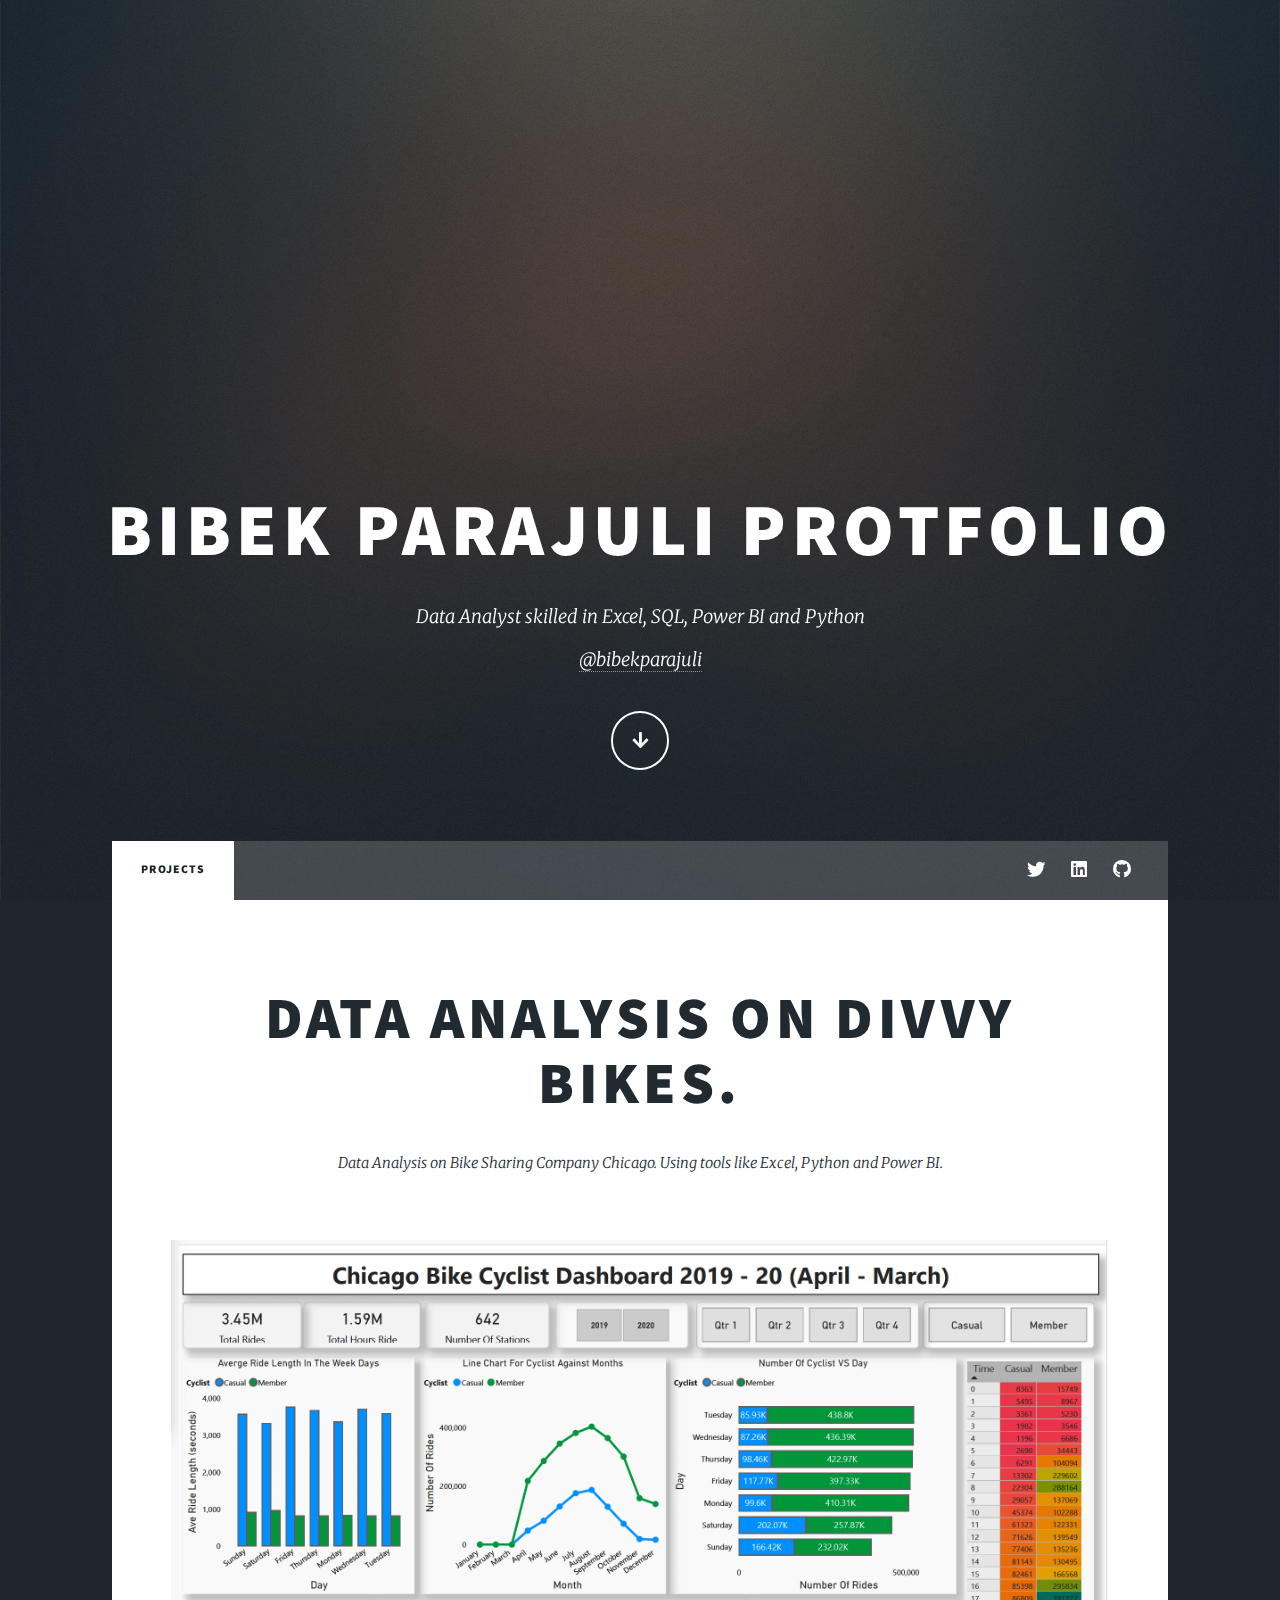
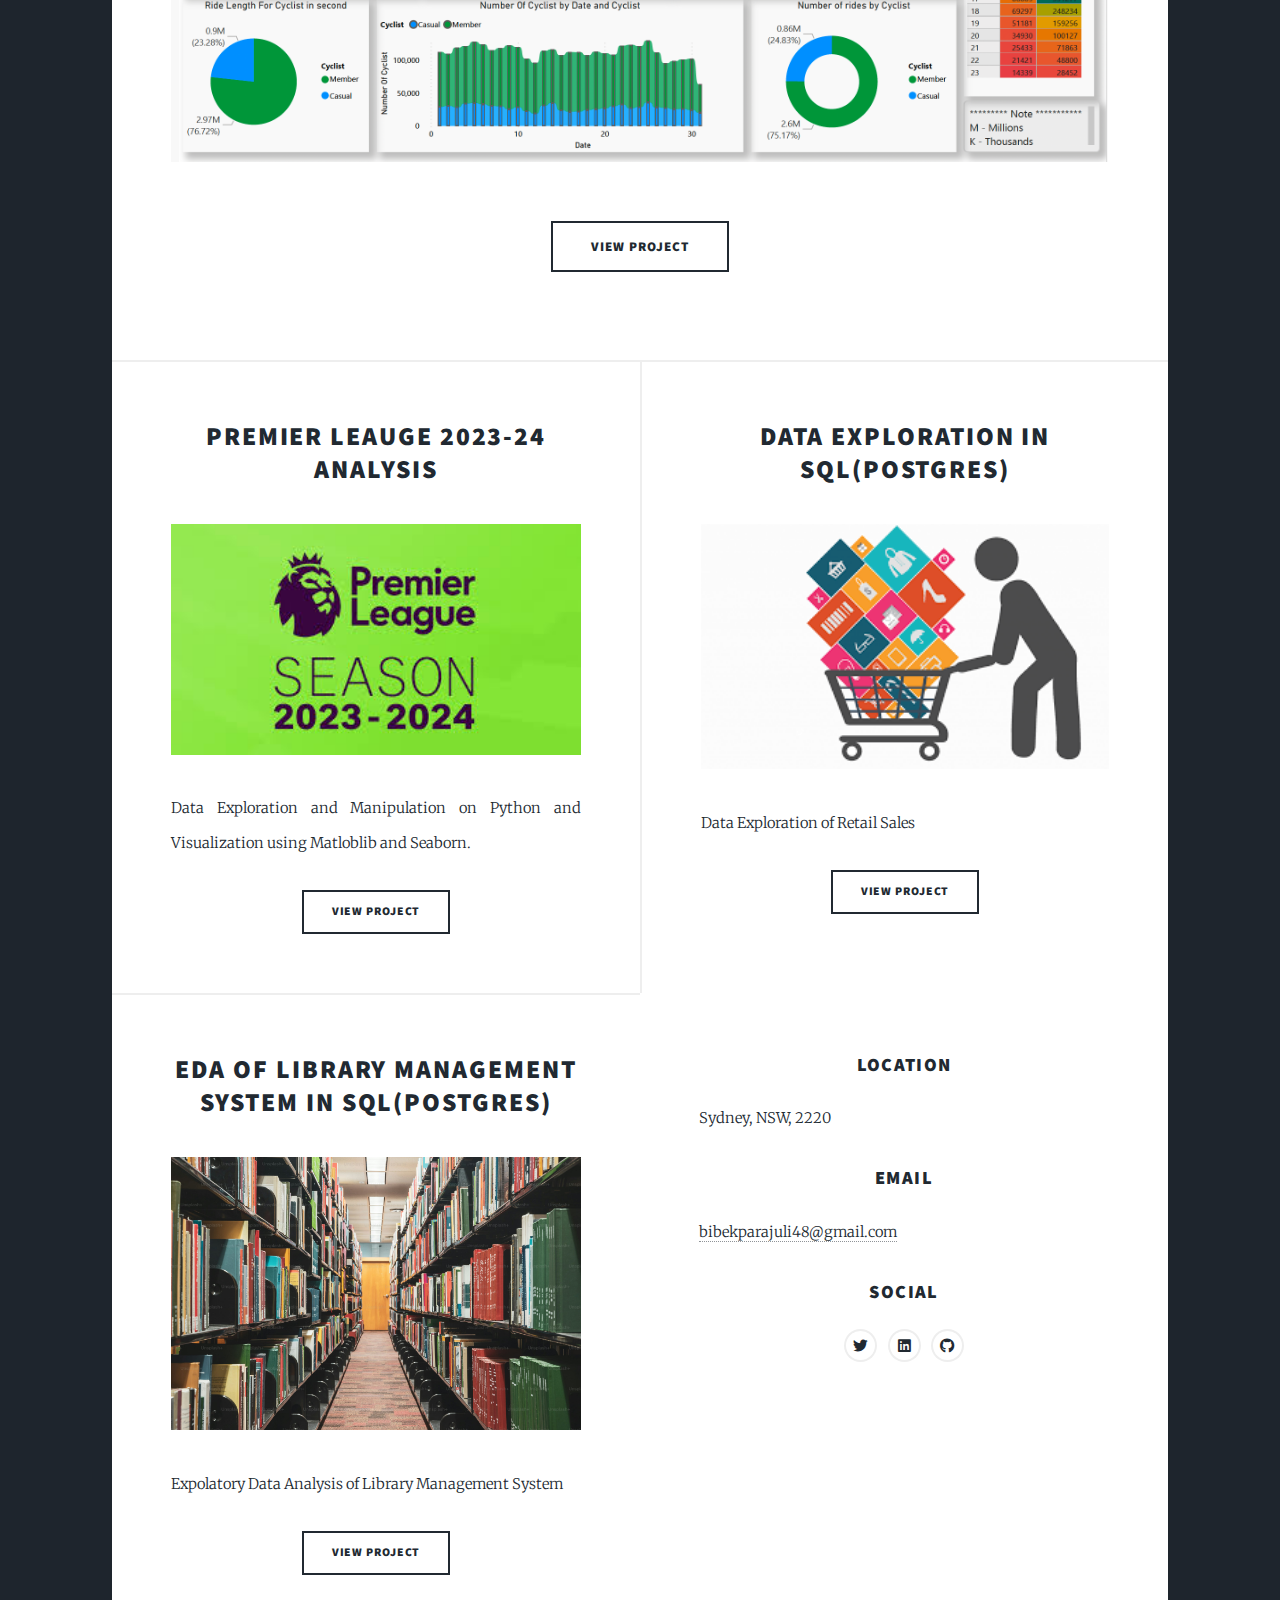
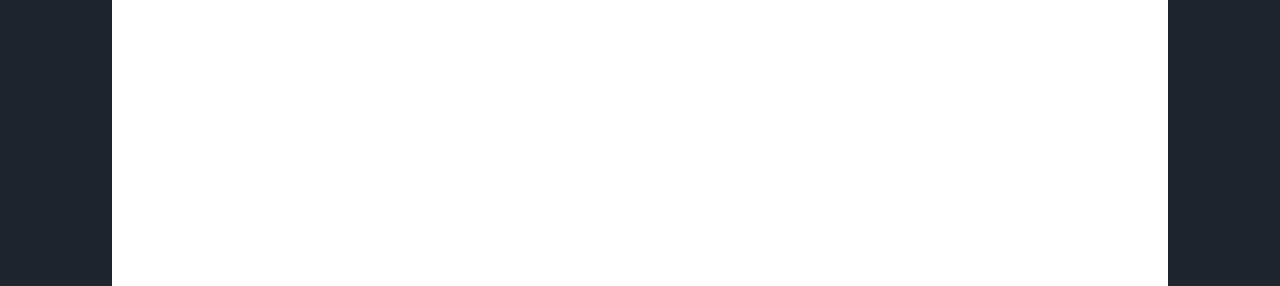
<file: index.html>
<!DOCTYPE HTML>
<!--
	This is my Protfolio Website:
-->
<html>
	<head>
		<title>Bibek Parajuli Protofolio
		</title>
		<meta charset="utf-8" />
		<meta name="viewport" content="width=device-width, initial-scale=1, user-scalable=no" />
		<link rel="stylesheet" href="assets/css/main.css" />
		<noscript><link rel="stylesheet" href="assets/css/noscript.css" /></noscript>
	</head>
	<body class="is-preload">

		<!-- Wrapper -->
			<div id="wrapper" class="fade-in">

				<!-- Intro -->
					<div id="intro">
						<h1>Bibek Parajuli Protfolio<br /> </h1>
						<p> Data Analyst skilled in Excel, SQL, Power BI and Python <a href="https://www.linkedin.com/in/bibek-parajuli-b61373186/"> <br>@bibekparajuli</a></p>
						<ul class="actions">
							<li><a href="#header" class="button icon solid solo fa-arrow-down scrolly">Continue</a></li>
						</ul>
					</div>

				<!-- Header -->
					<header id="header">
						<a href="index.html" class="logo">Data Analyst</a>
					</header>

				<!-- Nav -->
					<nav id="nav">
						<ul class="links">
							<li class="active"><a href="index.html">Projects</a></li>
						
						</ul>
						<ul class="icons">
							<li><a href="https://x.com/bibekparajuli48" class="icon brands fa-twitter"><span class="label">Twitter</span></a></li>
							<li><a href="https://www.linkedin.com/in/bibek-parajuli-b61373186/" class="icon brands fa-linkedin"><span class="label">linkedin</span></a></li>
							<li><a href="https://github.com/Cod-Bibek" class="icon brands fa-github"><span class="label">GitHub</span></a></li>
						</ul>
					</nav>

				<!-- Main -->
					<div id="main">

						<!-- Featured Post -->
							<article class="post featured">
								<header class="major">
									<h2><a href="https://github.com/Cod-Bibek/Cyclistic-bike-share-Analysis/blob/main/Cyclistic%20bike-share%20analysis.ipynb">Data Analysis on Divvy Bikes.<br /></a></h2>

									<p>Data Analysis on Bike Sharing Company Chicago.
										Using tools like Excel, Python and Power BI.</p>
								</header>
								
								<a href="https://github.com/Cod-Bibek/Cyclistic-bike-share-Analysis/blob/main/Cyclistic%20bike-share%20analysis.ipynb" class="image main"><img src="images/cyclistic_dashbord.png" alt="" /></a>
								<ul class="actions special">
									<li><a href="https://github.com/Cod-Bibek/Cyclistic-bike-share-Analysis/blob/main/Cyclistic%20bike-share%20analysis.ipynb" class="button large">View Project</a></li>
								</ul>
							</article>

						<!-- Posts -->
							<section class="posts">
								<article>
									<header>
								
										<h2><a href="https://github.com/Cod-Bibek/Premier-League--2023-24-Analysis/blob/main/Premier%20Leauge%2023_24.ipynb">Premier Leauge 2023-24 Analysis <br /></a></h2>
									</header>
									<a href="https://github.com/Cod-Bibek/Premier-League--2023-24-Analysis/blob/main/Premier%20Leauge%2023_24.ipynb" class="image fit"><img src="images/Premier_Leauge_2023_24.jpeg" alt="" /></a>
									<p>Data Exploration and Manipulation on Python and Visualization using Matloblib and Seaborn. </p>
									<ul class="actions special">
										<li><a href="https://github.com/Cod-Bibek/Premier-League--2023-24-Analysis/blob/main/Premier%20Leauge%2023_24.ipynb" class="button">View Project</a></li>
									</ul>
								</article>
								<article>
									<header>
										
										<h2><a href="">Data Exploration in SQl(Postgres)<br />
										</a></h2>
									</header>
									<a href="#" class="image fit"><img src="images/retail.png" alt="" /></a>
									<p>Data Exploration of Retail Sales</p>
									<ul class="actions special">
										<li><a href="https://github.com/Cod-Bibek/SQL_Retail_Sales_Analysis" class="button">View Project</a></li>
									</ul>
								</article>
								<article>
									<header>
										
										<h2><a href="">EDA of Library Management System in SQl(Postgres)<br />
										</a></h2>
									</header>
									<a href="#" class="image fit"><img src="images/library.jpeg" alt="" /></a>
									<p>Expolatory Data Analysis of Library Management System</p>
									<ul class="actions special">
										<li><a href="https://github.com/Cod-Bibek/EDA-On-Library-Management-System" class="button">View Project</a></li>
									</ul>
								</article>

								


						<section class="split contact">
							<section class="alt">
								<h3>Location</h3>
								<p>Sydney, NSW, 2220</p>
								</section>
							<section>
								<h3>Email</h3>
								<p><a href="https://www.linkedin.com/in/bibek-parajuli-b61373186/?trk=opento_sprofile_details">bibekparajuli48@gmail.com</a></p>
							</section>
							<section>
								<h3>Social</h3>
								<ul class="icons alt">
									<li><a href="https://x.com/bibekparajuli48" class="icon brands alt fa-twitter"><span class="label">Twitter</span></a></li>
									<li><a href="https://www.linkedin.com/in/bibek-parajuli-b61373186/" class="icon brands fa-linkedin"><span class="label">linkedin</span></a></li>
									<li><a href="https://github.com/Cod-Bibek" class="icon brands alt fa-github"><span class="label">GitHub</span></a></li>
								</ul>
							</section>
						</section>
					</footer>

				<!-- Copyright -->
					<div id="copyright">
						<ul><li>Bibek Parajuli</li><li>Data Analyst</li></ul>
					</div>

			</div>

		<!-- Scripts -->
			<script src="assets/js/jquery.min.js"></script>
			<script src="assets/js/jquery.scrollex.min.js"></script>
			<script src="assets/js/jquery.scrolly.min.js"></script>
			<script src="assets/js/browser.min.js"></script>
			<script src="assets/js/breakpoints.min.js"></script>
			<script src="assets/js/util.js"></script>
			<script src="assets/js/main.js"></script>

	</body>
</html>
</file>
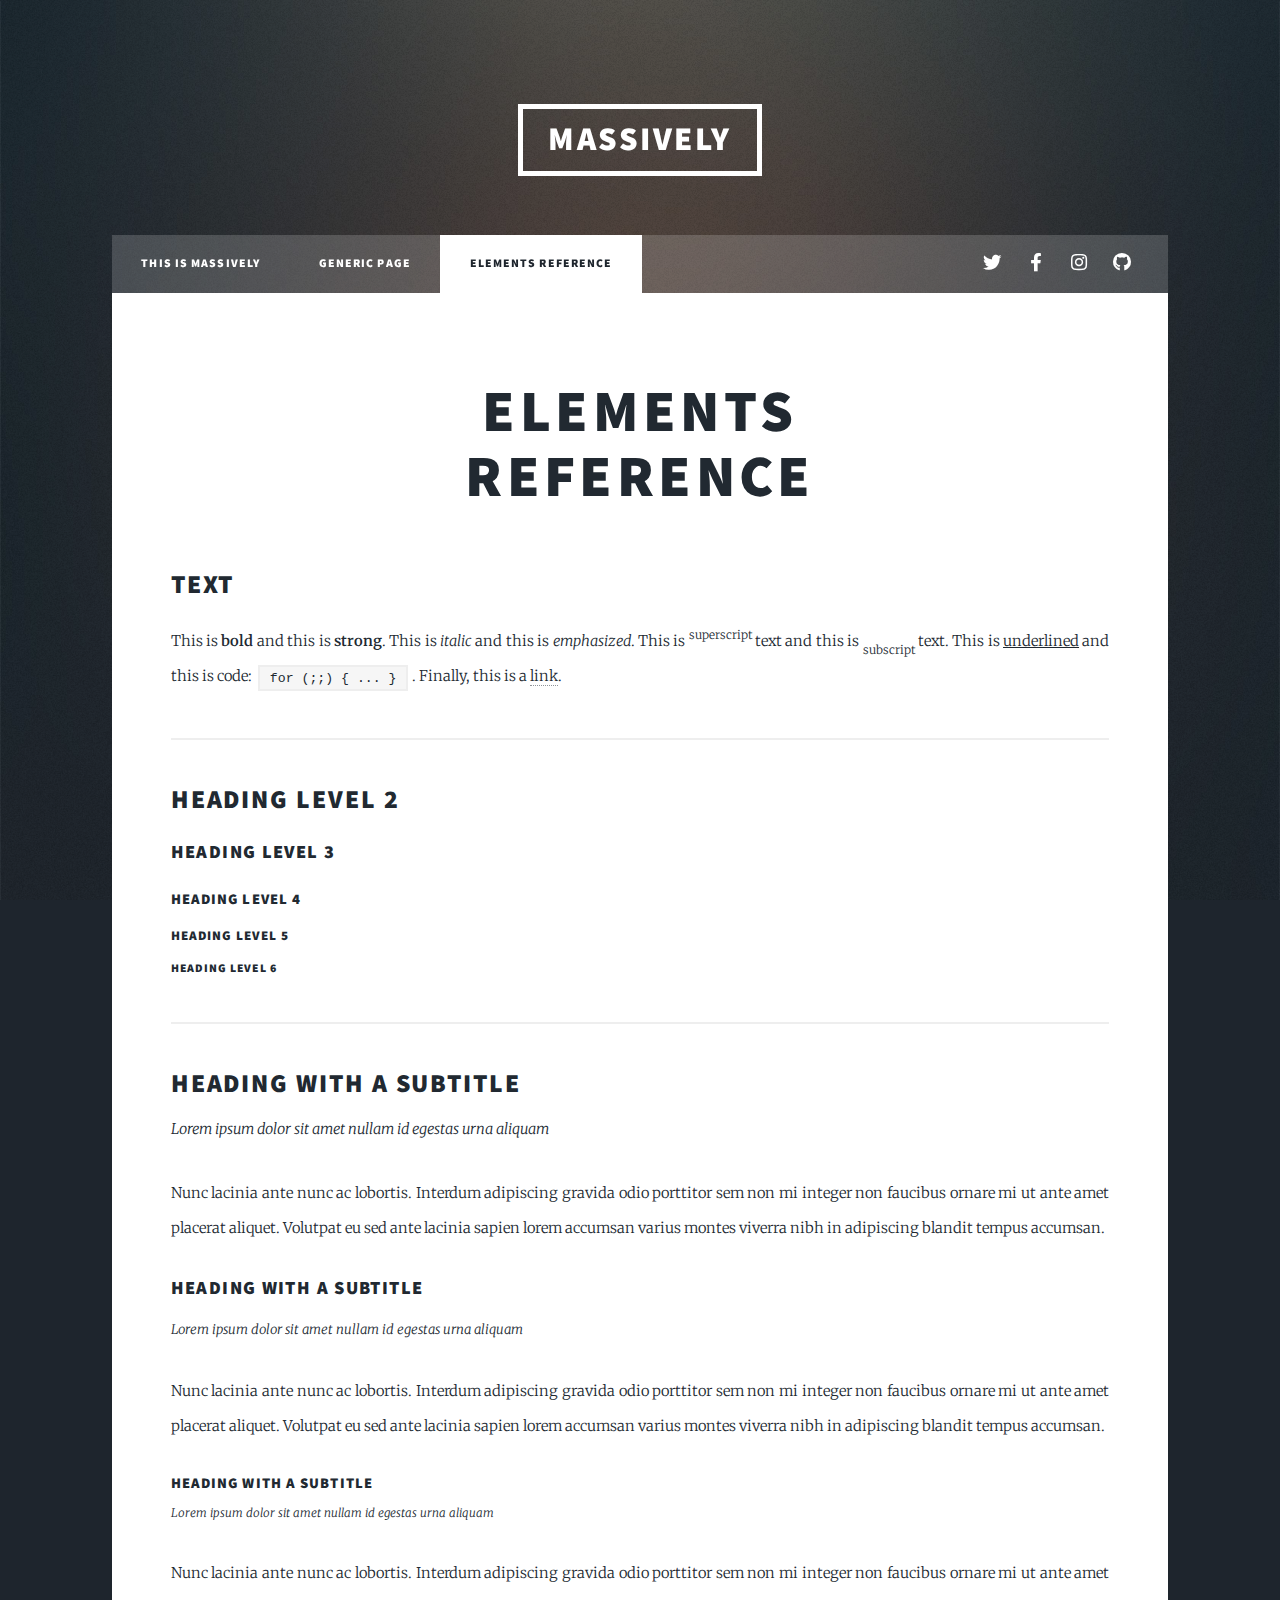
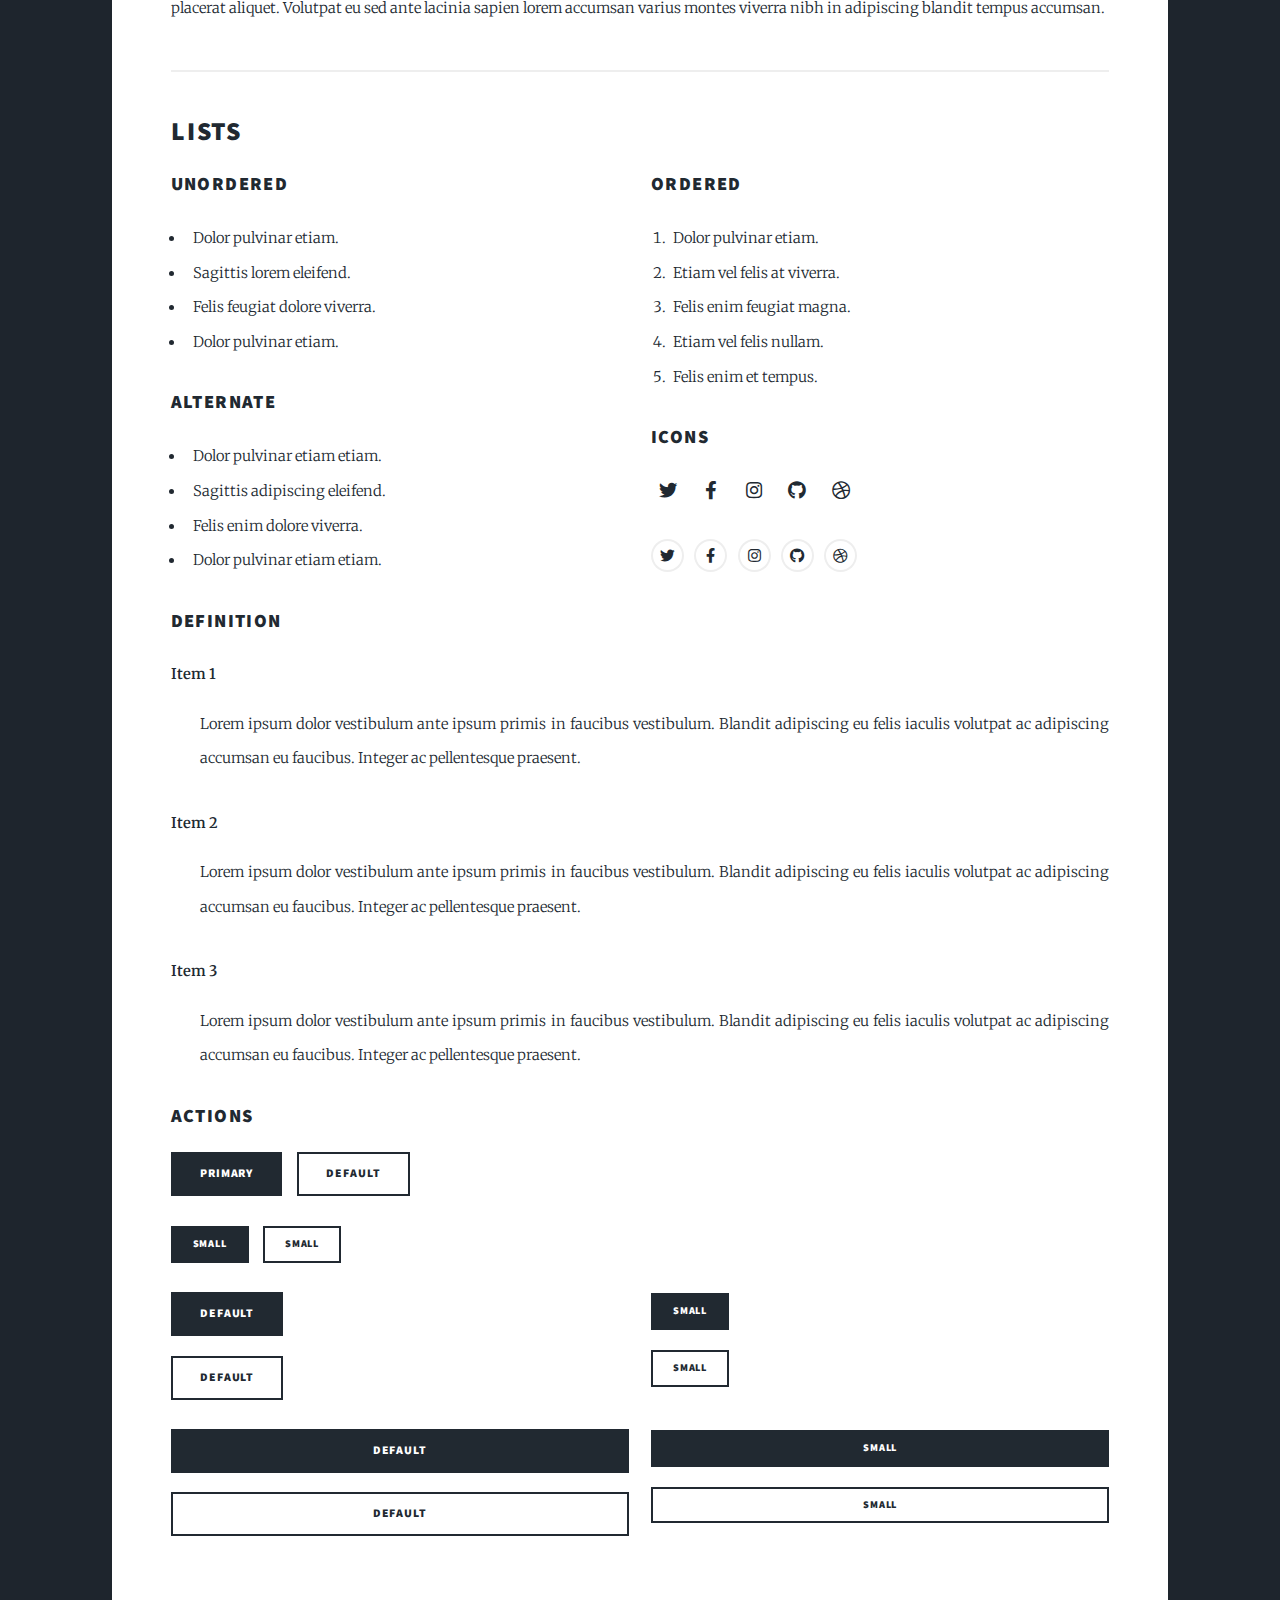
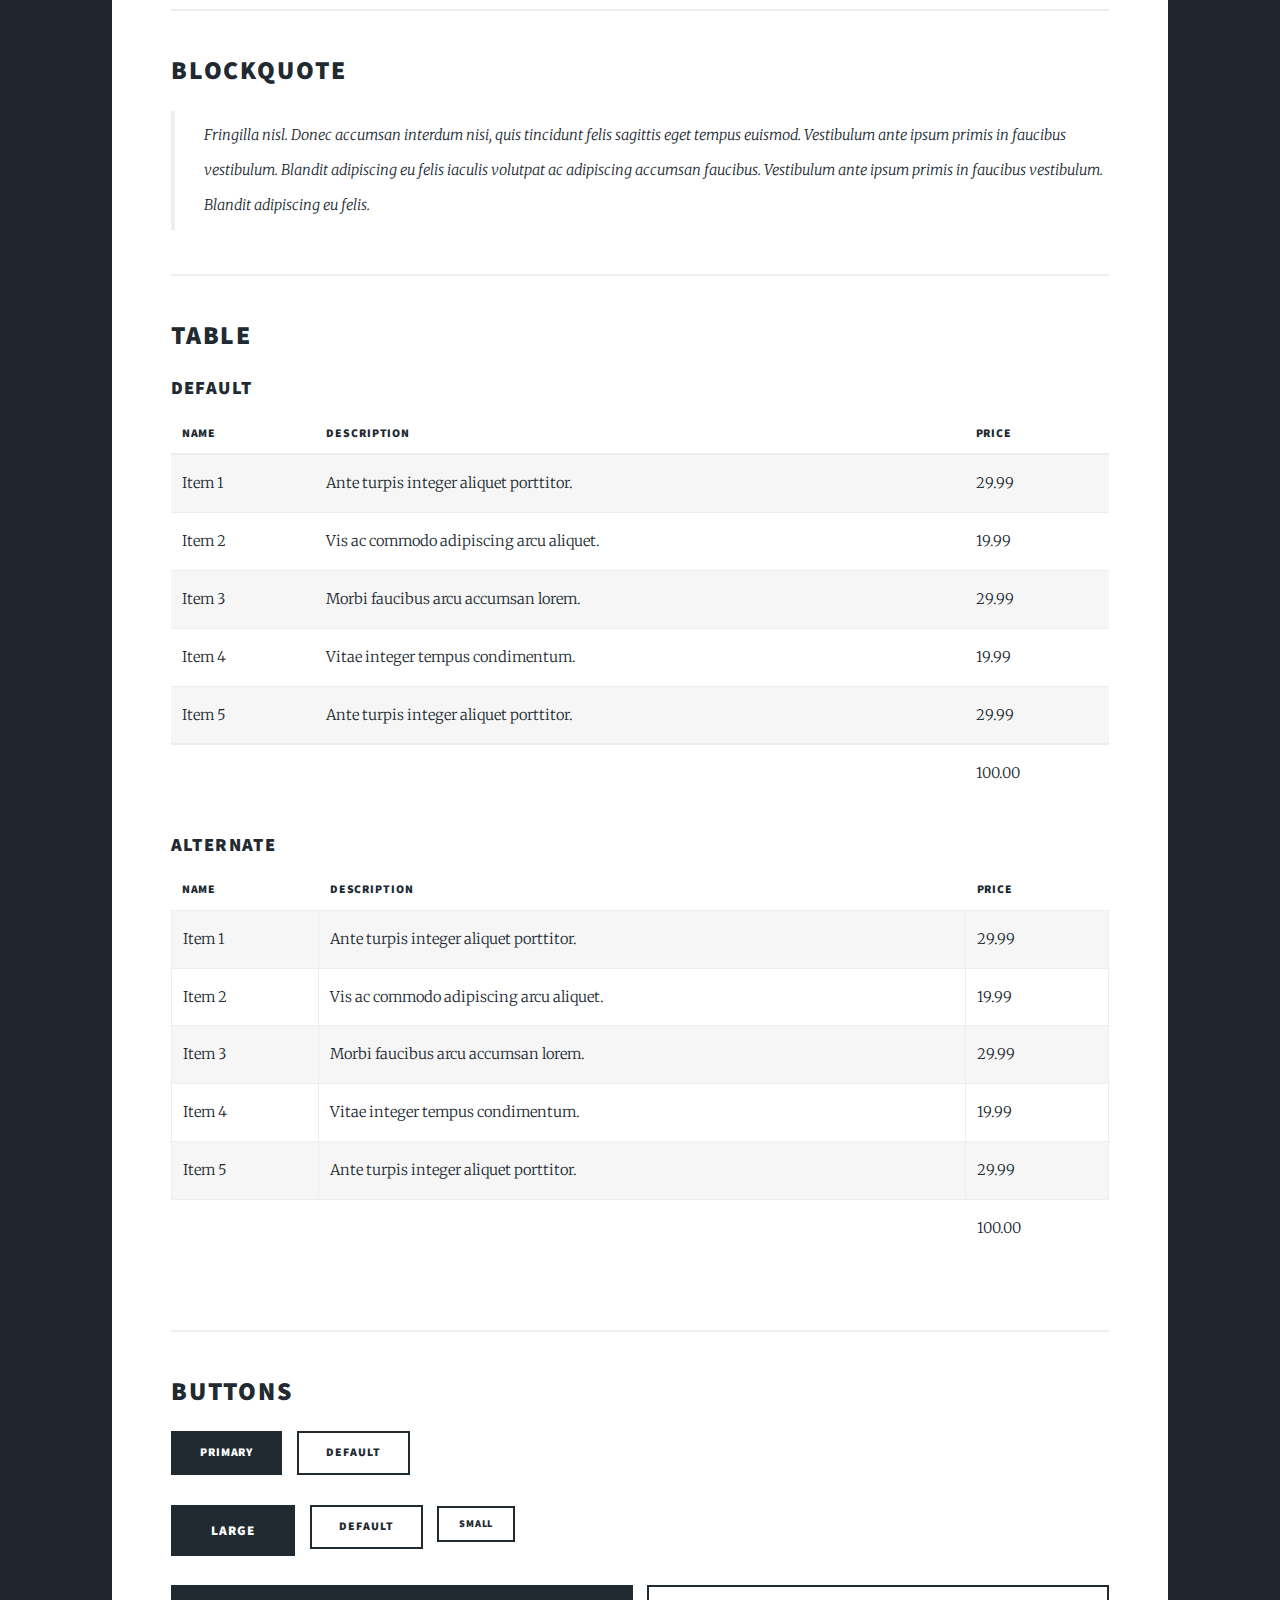
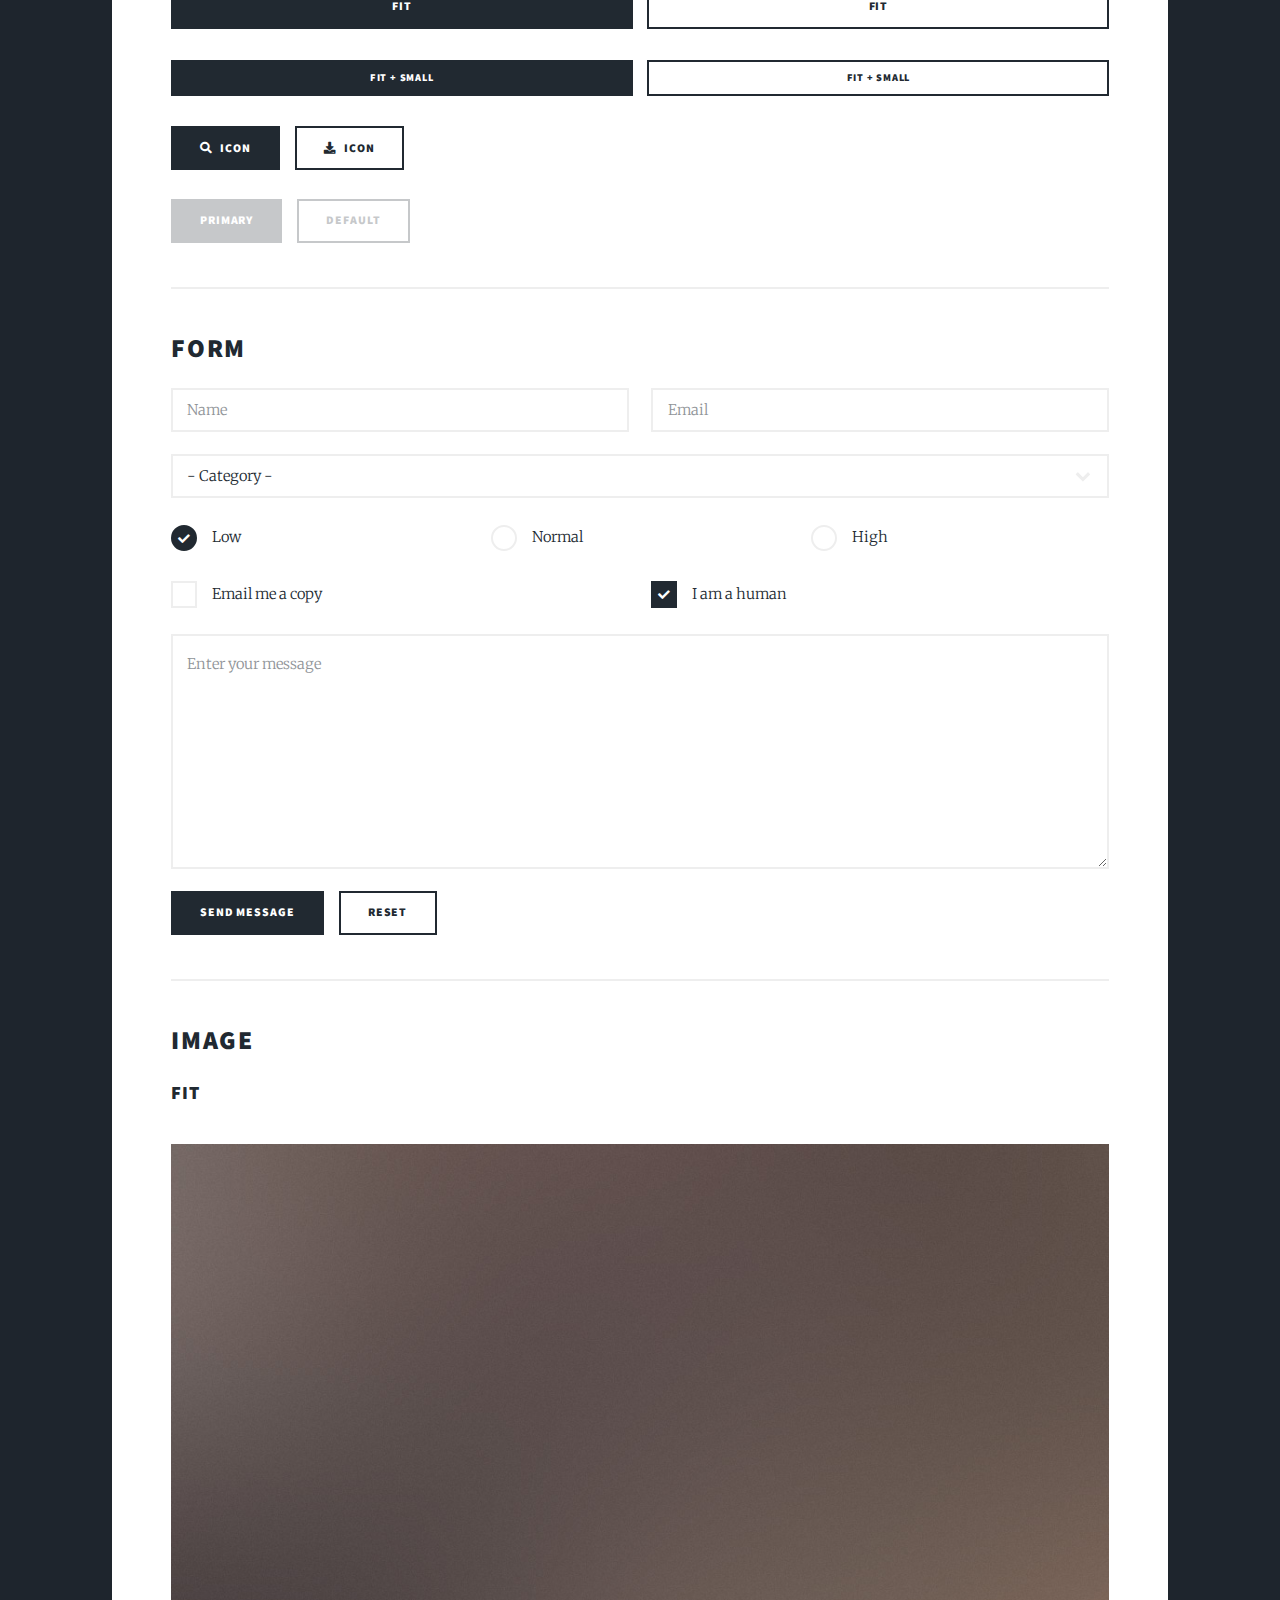
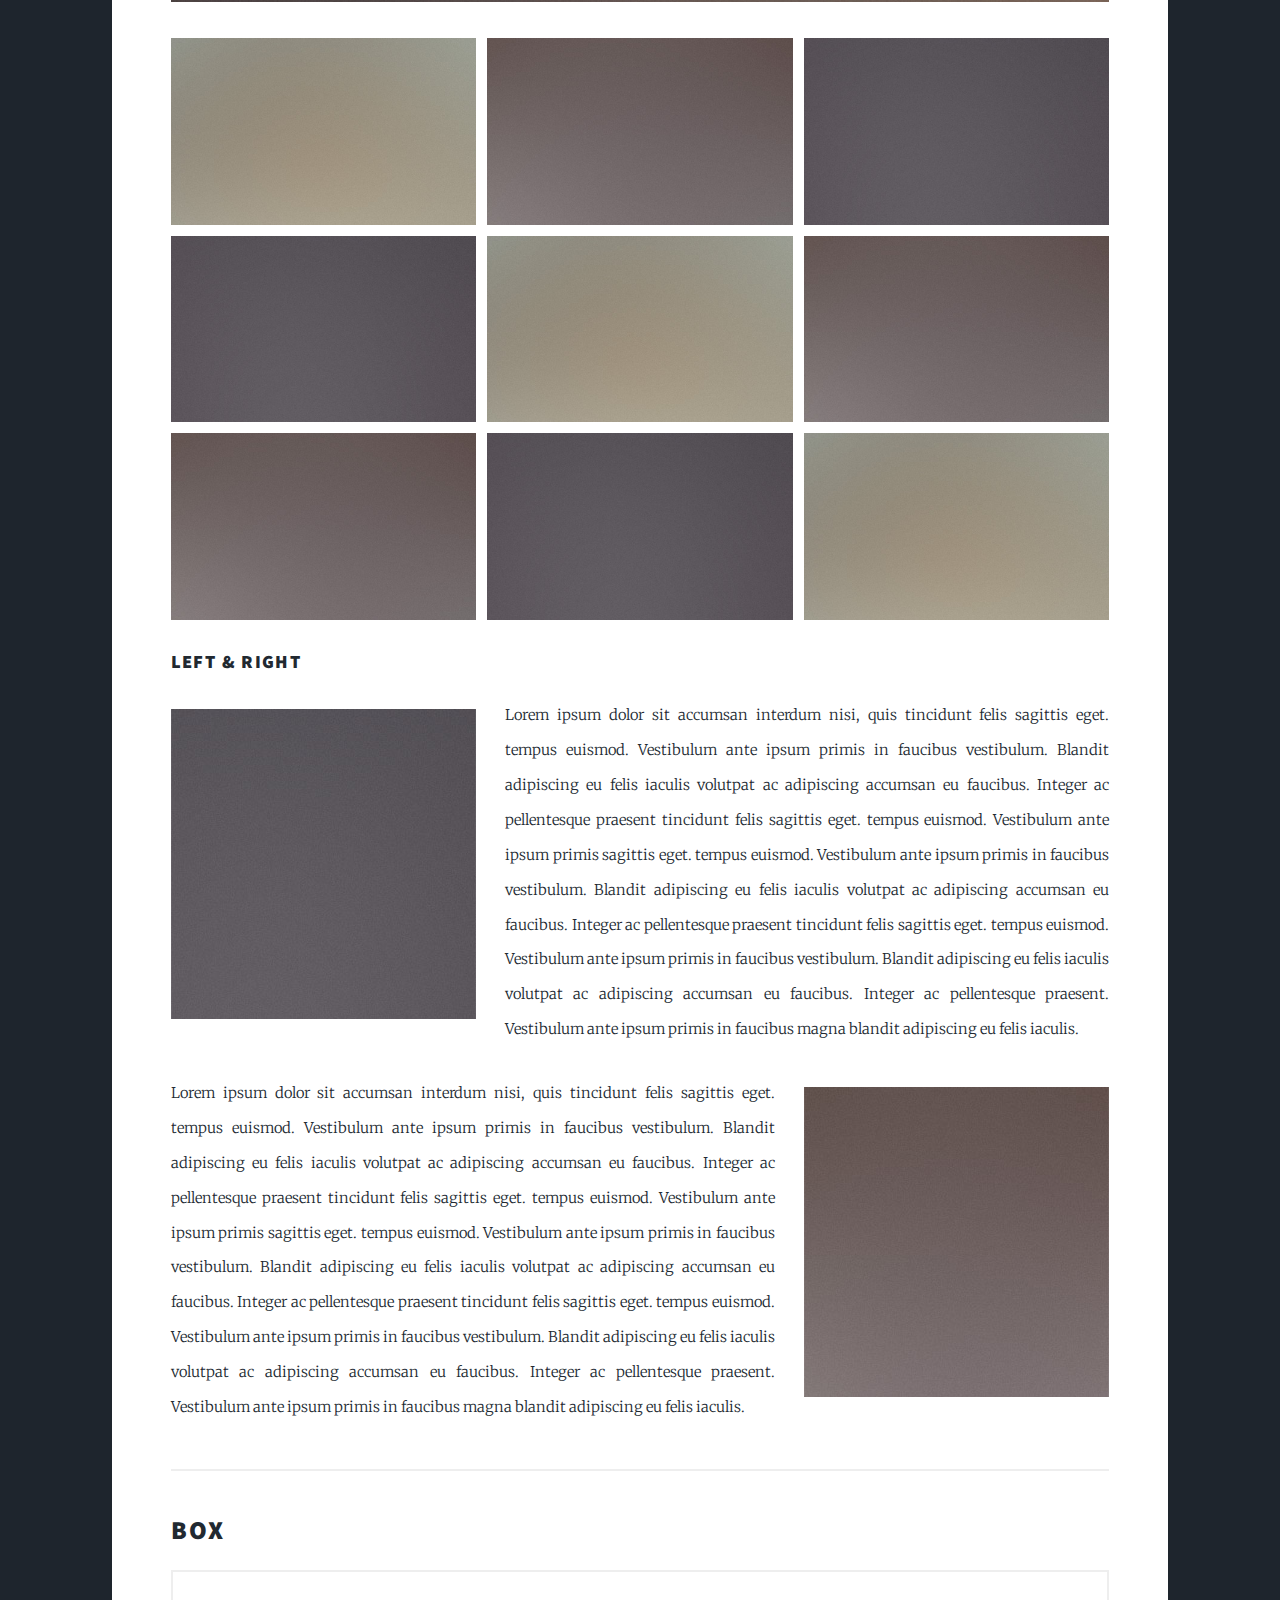
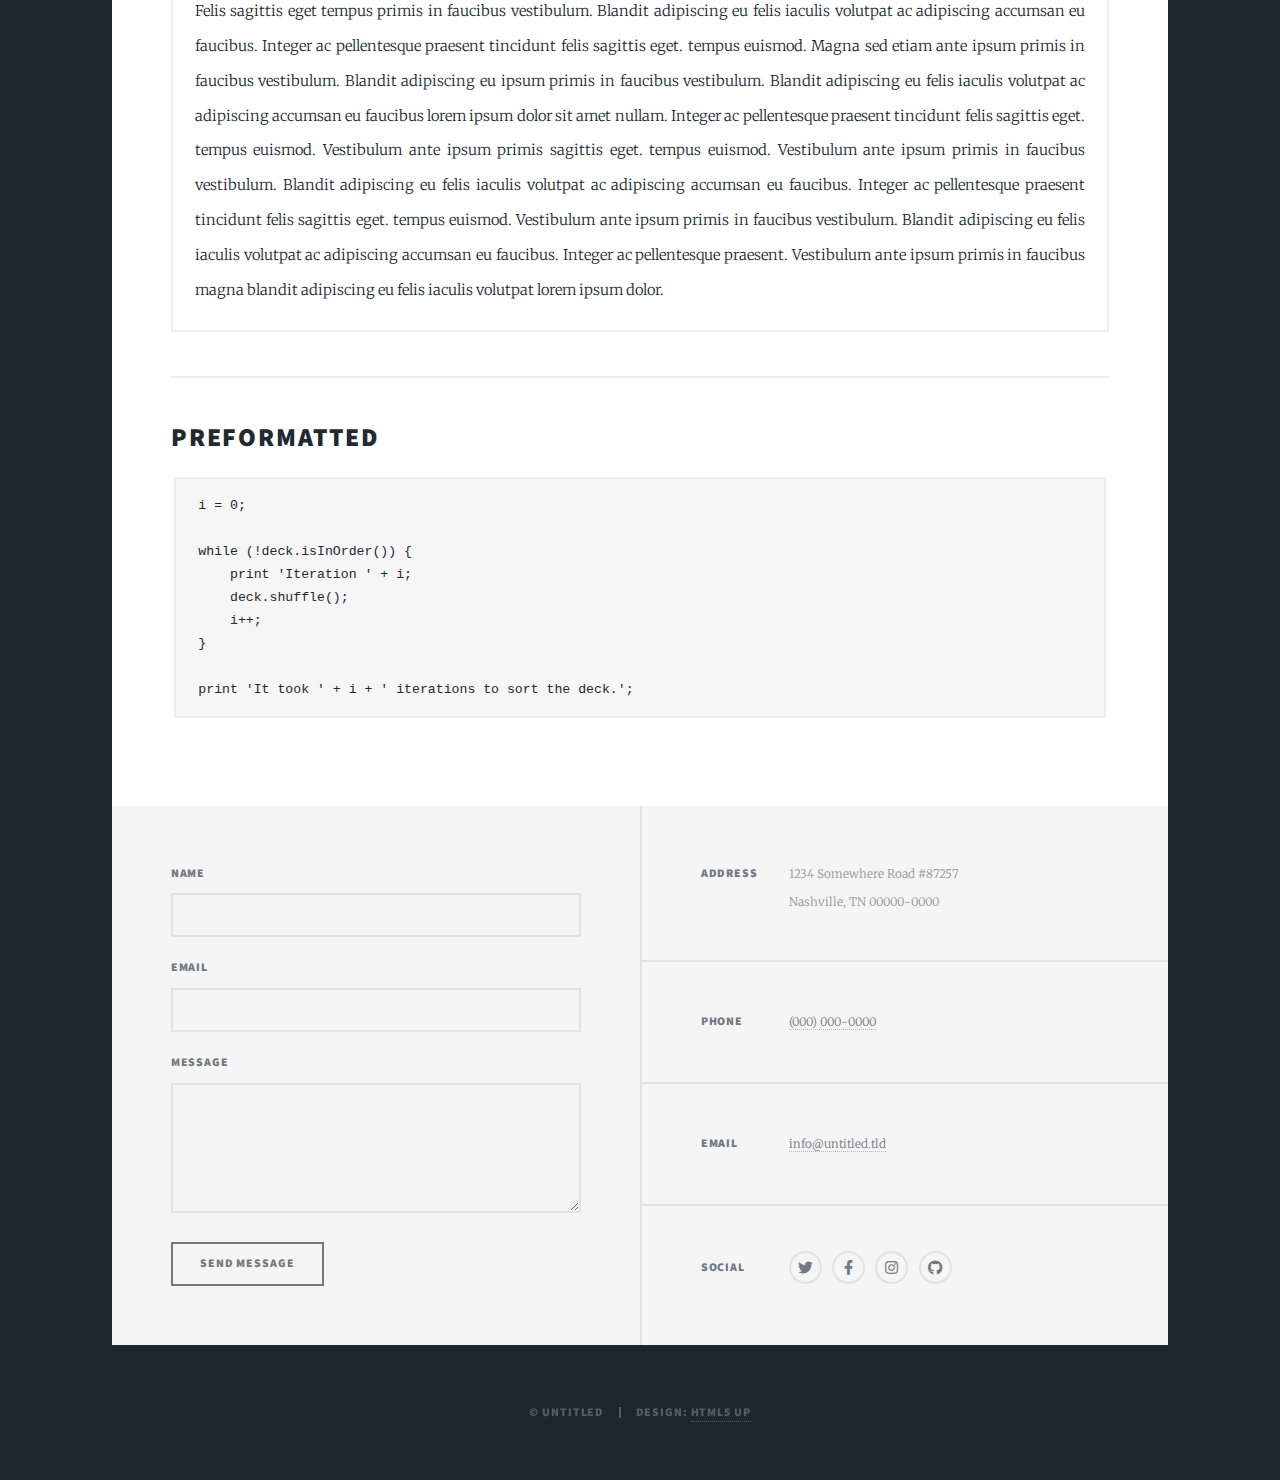
<file: elements.html>
<!DOCTYPE HTML>
<!--
	Massively by HTML5 UP
	html5up.net | @ajlkn
	Free for personal and commercial use under the CCA 3.0 license (html5up.net/license)
-->
<html>
	<head>
		<title>Elements Reference - Massively by HTML5 UP</title>
		<meta charset="utf-8" />
		<meta name="viewport" content="width=device-width, initial-scale=1, user-scalable=no" />
		<link rel="stylesheet" href="assets/css/main.css" />
		<noscript><link rel="stylesheet" href="assets/css/noscript.css" /></noscript>
	</head>
	<body class="is-preload">

		<!-- Wrapper -->
			<div id="wrapper">

				<!-- Header -->
					<header id="header">
						<a href="index.html" class="logo">Massively</a>
					</header>

				<!-- Nav -->
					<nav id="nav">
						<ul class="links">
							<li><a href="index.html">This is Massively</a></li>
							<li><a href="generic.html">Generic Page</a></li>
							<li class="active"><a href="elements.html">Elements Reference</a></li>
						</ul>
						<ul class="icons">
							<li><a href="#" class="icon brands fa-twitter"><span class="label">Twitter</span></a></li>
							<li><a href="#" class="icon brands fa-facebook-f"><span class="label">Facebook</span></a></li>
							<li><a href="#" class="icon brands fa-instagram"><span class="label">Instagram</span></a></li>
							<li><a href="#" class="icon brands fa-github"><span class="label">GitHub</span></a></li>
						</ul>
					</nav>

				<!-- Main -->
					<div id="main">

						<!-- Post -->
							<section class="post">
								<header class="major">
									<h1>Elements<br />
									Reference</h1>
								</header>

								<!-- Text stuff -->
									<h2>Text</h2>
									<p>This is <b>bold</b> and this is <strong>strong</strong>. This is <i>italic</i> and this is <em>emphasized</em>.
									This is <sup>superscript</sup> text and this is <sub>subscript</sub> text.
									This is <u>underlined</u> and this is code: <code>for (;;) { ... }</code>.
									Finally, this is a <a href="#">link</a>.</p>
									<hr />
									<h2>Heading Level 2</h2>
									<h3>Heading Level 3</h3>
									<h4>Heading Level 4</h4>
									<h5>Heading Level 5</h5>
									<h6>Heading Level 6</h6>
									<hr />
									<header>
										<h2>Heading with a Subtitle</h2>
										<p>Lorem ipsum dolor sit amet nullam id egestas urna aliquam</p>
									</header>
									<p>Nunc lacinia ante nunc ac lobortis. Interdum adipiscing gravida odio porttitor sem non mi integer non faucibus ornare mi ut ante amet placerat aliquet. Volutpat eu sed ante lacinia sapien lorem accumsan varius montes viverra nibh in adipiscing blandit tempus accumsan.</p>
									<header>
										<h3>Heading with a Subtitle</h3>
										<p>Lorem ipsum dolor sit amet nullam id egestas urna aliquam</p>
									</header>
									<p>Nunc lacinia ante nunc ac lobortis. Interdum adipiscing gravida odio porttitor sem non mi integer non faucibus ornare mi ut ante amet placerat aliquet. Volutpat eu sed ante lacinia sapien lorem accumsan varius montes viverra nibh in adipiscing blandit tempus accumsan.</p>
									<header>
										<h4>Heading with a Subtitle</h4>
										<p>Lorem ipsum dolor sit amet nullam id egestas urna aliquam</p>
									</header>
									<p>Nunc lacinia ante nunc ac lobortis. Interdum adipiscing gravida odio porttitor sem non mi integer non faucibus ornare mi ut ante amet placerat aliquet. Volutpat eu sed ante lacinia sapien lorem accumsan varius montes viverra nibh in adipiscing blandit tempus accumsan.</p>

									<hr />

								<!-- Lists -->
									<h2>Lists</h2>
									<div class="row">
										<div class="col-6 col-12-small">

											<h3>Unordered</h3>
											<ul>
												<li>Dolor pulvinar etiam.</li>
												<li>Sagittis lorem eleifend.</li>
												<li>Felis feugiat dolore viverra.</li>
												<li>Dolor pulvinar etiam.</li>
											</ul>

											<h3>Alternate</h3>
											<ul class="alt">
												<li>Dolor pulvinar etiam etiam.</li>
												<li>Sagittis adipiscing eleifend.</li>
												<li>Felis enim dolore viverra.</li>
												<li>Dolor pulvinar etiam etiam.</li>
											</ul>

										</div>
										<div class="col-6 col-12-small">

											<h3>Ordered</h3>
											<ol>
												<li>Dolor pulvinar etiam.</li>
												<li>Etiam vel felis at viverra.</li>
												<li>Felis enim feugiat magna.</li>
												<li>Etiam vel felis nullam.</li>
												<li>Felis enim et tempus.</li>
											</ol>

											<h3>Icons</h3>
											<ul class="icons">
												<li><a href="#" class="icon brands fa-twitter"><span class="label">Twitter</span></a></li>
												<li><a href="#" class="icon brands fa-facebook-f"><span class="label">Facebook</span></a></li>
												<li><a href="#" class="icon brands fa-instagram"><span class="label">Instagram</span></a></li>
												<li><a href="#" class="icon brands fa-github"><span class="label">Github</span></a></li>
												<li><a href="#" class="icon brands fa-dribbble"><span class="label">Dribbble</span></a></li>
											</ul>
											<ul class="icons alt">
												<li><a href="#" class="icon brands alt fa-twitter"><span class="label">Twitter</span></a></li>
												<li><a href="#" class="icon brands alt fa-facebook-f"><span class="label">Facebook</span></a></li>
												<li><a href="#" class="icon brands alt fa-instagram"><span class="label">Instagram</span></a></li>
												<li><a href="#" class="icon brands alt fa-github"><span class="label">Github</span></a></li>
												<li><a href="#" class="icon brands alt fa-dribbble"><span class="label">Dribbble</span></a></li>
											</ul>

										</div>
									</div>
									<h3>Definition</h3>
									<dl>
										<dt>Item 1</dt>
										<dd>
											<p>Lorem ipsum dolor vestibulum ante ipsum primis in faucibus vestibulum. Blandit adipiscing eu felis iaculis volutpat ac adipiscing accumsan eu faucibus. Integer ac pellentesque praesent.</p>
										</dd>
										<dt>Item 2</dt>
										<dd>
											<p>Lorem ipsum dolor vestibulum ante ipsum primis in faucibus vestibulum. Blandit adipiscing eu felis iaculis volutpat ac adipiscing accumsan eu faucibus. Integer ac pellentesque praesent.</p>
										</dd>
										<dt>Item 3</dt>
										<dd>
											<p>Lorem ipsum dolor vestibulum ante ipsum primis in faucibus vestibulum. Blandit adipiscing eu felis iaculis volutpat ac adipiscing accumsan eu faucibus. Integer ac pellentesque praesent.</p>
										</dd>
									</dl>

									<h3>Actions</h3>
									<ul class="actions">
										<li><a href="#" class="button primary">Primary</a></li>
										<li><a href="#" class="button">Default</a></li>
									</ul>
									<ul class="actions small">
										<li><a href="#" class="button primary small">Small</a></li>
										<li><a href="#" class="button small">Small</a></li>
									</ul>
									<div class="row">
										<div class="col-6 col-12-small">
											<ul class="actions stacked">
												<li><a href="#" class="button primary">Default</a></li>
												<li><a href="#" class="button">Default</a></li>
											</ul>
										</div>
										<div class="col-6 col-12-small">
											<ul class="actions stacked">
												<li><a href="#" class="button primary small">Small</a></li>
												<li><a href="#" class="button small">Small</a></li>
											</ul>
										</div>
									</div>
									<div class="row">
										<div class="col-6 col-12-small">
											<ul class="actions stacked">
												<li><a href="#" class="button primary fit">Default</a></li>
												<li><a href="#" class="button fit">Default</a></li>
											</ul>
										</div>
										<div class="col-6 col-12-small">
											<ul class="actions stacked">
												<li><a href="#" class="button primary small fit">Small</a></li>
												<li><a href="#" class="button small fit">Small</a></li>
											</ul>
										</div>
									</div>

									<hr />

								<!-- Blockquote -->
									<h2>Blockquote</h2>
									<blockquote>Fringilla nisl. Donec accumsan interdum nisi, quis tincidunt felis sagittis eget tempus euismod. Vestibulum ante ipsum primis in faucibus vestibulum. Blandit adipiscing eu felis iaculis volutpat ac adipiscing accumsan faucibus. Vestibulum ante ipsum primis in faucibus vestibulum. Blandit adipiscing eu felis.</blockquote>

									<hr />

								<!-- Table -->
									<h2>Table</h2>

									<h3>Default</h3>
									<div class="table-wrapper">
										<table>
											<thead>
												<tr>
													<th>Name</th>
													<th>Description</th>
													<th>Price</th>
												</tr>
											</thead>
											<tbody>
												<tr>
													<td>Item 1</td>
													<td>Ante turpis integer aliquet porttitor.</td>
													<td>29.99</td>
												</tr>
												<tr>
													<td>Item 2</td>
													<td>Vis ac commodo adipiscing arcu aliquet.</td>
													<td>19.99</td>
												</tr>
												<tr>
													<td>Item 3</td>
													<td> Morbi faucibus arcu accumsan lorem.</td>
													<td>29.99</td>
												</tr>
												<tr>
													<td>Item 4</td>
													<td>Vitae integer tempus condimentum.</td>
													<td>19.99</td>
												</tr>
												<tr>
													<td>Item 5</td>
													<td>Ante turpis integer aliquet porttitor.</td>
													<td>29.99</td>
												</tr>
											</tbody>
											<tfoot>
												<tr>
													<td colspan="2"></td>
													<td>100.00</td>
												</tr>
											</tfoot>
										</table>
									</div>

									<h3>Alternate</h3>
									<div class="table-wrapper">
										<table class="alt">
											<thead>
												<tr>
													<th>Name</th>
													<th>Description</th>
													<th>Price</th>
												</tr>
											</thead>
											<tbody>
												<tr>
													<td>Item 1</td>
													<td>Ante turpis integer aliquet porttitor.</td>
													<td>29.99</td>
												</tr>
												<tr>
													<td>Item 2</td>
													<td>Vis ac commodo adipiscing arcu aliquet.</td>
													<td>19.99</td>
												</tr>
												<tr>
													<td>Item 3</td>
													<td> Morbi faucibus arcu accumsan lorem.</td>
													<td>29.99</td>
												</tr>
												<tr>
													<td>Item 4</td>
													<td>Vitae integer tempus condimentum.</td>
													<td>19.99</td>
												</tr>
												<tr>
													<td>Item 5</td>
													<td>Ante turpis integer aliquet porttitor.</td>
													<td>29.99</td>
												</tr>
											</tbody>
											<tfoot>
												<tr>
													<td colspan="2"></td>
													<td>100.00</td>
												</tr>
											</tfoot>
										</table>
									</div>

									<hr />

								<!-- Buttons -->
									<h2>Buttons</h2>
									<ul class="actions">
										<li><a href="#" class="button primary">Primary</a></li>
										<li><a href="#" class="button">Default</a></li>
									</ul>
									<ul class="actions">
										<li><a href="#" class="button primary large">Large</a></li>
										<li><a href="#" class="button">Default</a></li>
										<li><a href="#" class="button small">Small</a></li>
									</ul>
									<ul class="actions fit">
										<li><a href="#" class="button primary fit">Fit</a></li>
										<li><a href="#" class="button fit">Fit</a></li>
									</ul>
									<ul class="actions fit small">
										<li><a href="#" class="button primary fit small">Fit + Small</a></li>
										<li><a href="#" class="button fit small">Fit + Small</a></li>
									</ul>
									<ul class="actions">
										<li><a href="#" class="button primary icon solid fa-search">Icon</a></li>
										<li><a href="#" class="button icon solid fa-download">Icon</a></li>
									</ul>
									<ul class="actions">
										<li><span class="button primary disabled">Primary</span></li>
										<li><span class="button disabled">Default</span></li>
									</ul>

									<hr />

								<!-- Form -->
									<h2>Form</h2>

									<form method="post" action="#">
										<div class="row gtr-uniform">
											<div class="col-6 col-12-xsmall">
												<input type="text" name="demo-name" id="demo-name" value="" placeholder="Name" />
											</div>
											<div class="col-6 col-12-xsmall">
												<input type="email" name="demo-email" id="demo-email" value="" placeholder="Email" />
											</div>
											<!-- Break -->
											<div class="col-12">
												<select name="demo-category" id="demo-category">
													<option value="">- Category -</option>
													<option value="1">Manufacturing</option>
													<option value="1">Shipping</option>
													<option value="1">Administration</option>
													<option value="1">Human Resources</option>
												</select>
											</div>
											<!-- Break -->
											<div class="col-4 col-12-small">
												<input type="radio" id="demo-priority-low" name="demo-priority" checked>
												<label for="demo-priority-low">Low</label>
											</div>
											<div class="col-4 col-12-small">
												<input type="radio" id="demo-priority-normal" name="demo-priority">
												<label for="demo-priority-normal">Normal</label>
											</div>
											<div class="col-4 col-12-small">
												<input type="radio" id="demo-priority-high" name="demo-priority">
												<label for="demo-priority-high">High</label>
											</div>
											<!-- Break -->
											<div class="col-6 col-12-small">
												<input type="checkbox" id="demo-copy" name="demo-copy">
												<label for="demo-copy">Email me a copy</label>
											</div>
											<div class="col-6 col-12-small">
												<input type="checkbox" id="demo-human" name="demo-human" checked>
												<label for="demo-human">I am a human</label>
											</div>
											<!-- Break -->
											<div class="col-12">
												<textarea name="demo-message" id="demo-message" placeholder="Enter your message" rows="6"></textarea>
											</div>
											<!-- Break -->
											<div class="col-12">
												<ul class="actions">
													<li><input type="submit" value="Send Message" class="primary" /></li>
													<li><input type="reset" value="Reset" /></li>
												</ul>
											</div>
										</div>
									</form>

									<hr />

								<!-- Image -->
									<h2>Image</h2>

									<h3>Fit</h3>
									<span class="image fit"><img src="images/pic01.jpg" alt="" /></span>
									<div class="box alt">
										<div class="row gtr-50 gtr-uniform">
											<div class="col-4"><span class="image fit"><img src="images/pic02.jpg" alt="" /></span></div>
											<div class="col-4"><span class="image fit"><img src="images/pic03.jpg" alt="" /></span></div>
											<div class="col-4"><span class="image fit"><img src="images/pic04.jpg" alt="" /></span></div>
											<!-- Break -->
											<div class="col-4"><span class="image fit"><img src="images/pic04.jpg" alt="" /></span></div>
											<div class="col-4"><span class="image fit"><img src="images/pic02.jpg" alt="" /></span></div>
											<div class="col-4"><span class="image fit"><img src="images/pic03.jpg" alt="" /></span></div>
											<!-- Break -->
											<div class="col-4"><span class="image fit"><img src="images/pic03.jpg" alt="" /></span></div>
											<div class="col-4"><span class="image fit"><img src="images/pic04.jpg" alt="" /></span></div>
											<div class="col-4"><span class="image fit"><img src="images/pic02.jpg" alt="" /></span></div>
										</div>
									</div>

									<h3>Left &amp; Right</h3>
									<p><span class="image left"><img src="images/pic08.jpg" alt="" /></span>Lorem ipsum dolor sit accumsan interdum nisi, quis tincidunt felis sagittis eget. tempus euismod. Vestibulum ante ipsum primis in faucibus vestibulum. Blandit adipiscing eu felis iaculis volutpat ac adipiscing accumsan eu faucibus. Integer ac pellentesque praesent tincidunt felis sagittis eget. tempus euismod. Vestibulum ante ipsum primis sagittis eget. tempus euismod. Vestibulum ante ipsum primis in faucibus vestibulum. Blandit adipiscing eu felis iaculis volutpat ac adipiscing accumsan eu faucibus. Integer ac pellentesque praesent tincidunt felis sagittis eget. tempus euismod. Vestibulum ante ipsum primis in faucibus vestibulum. Blandit adipiscing eu felis iaculis volutpat ac adipiscing accumsan eu faucibus. Integer ac pellentesque praesent. Vestibulum ante ipsum primis in faucibus magna blandit adipiscing eu felis iaculis.</p>
									<p><span class="image right"><img src="images/pic09.jpg" alt="" /></span>Lorem ipsum dolor sit accumsan interdum nisi, quis tincidunt felis sagittis eget. tempus euismod. Vestibulum ante ipsum primis in faucibus vestibulum. Blandit adipiscing eu felis iaculis volutpat ac adipiscing accumsan eu faucibus. Integer ac pellentesque praesent tincidunt felis sagittis eget. tempus euismod. Vestibulum ante ipsum primis sagittis eget. tempus euismod. Vestibulum ante ipsum primis in faucibus vestibulum. Blandit adipiscing eu felis iaculis volutpat ac adipiscing accumsan eu faucibus. Integer ac pellentesque praesent tincidunt felis sagittis eget. tempus euismod. Vestibulum ante ipsum primis in faucibus vestibulum. Blandit adipiscing eu felis iaculis volutpat ac adipiscing accumsan eu faucibus. Integer ac pellentesque praesent. Vestibulum ante ipsum primis in faucibus magna blandit adipiscing eu felis iaculis.</p>

									<hr />

								<!-- Box -->
									<h2>Box</h2>
									<div class="box">
										<p>Felis sagittis eget tempus primis in faucibus vestibulum. Blandit adipiscing eu felis iaculis volutpat ac adipiscing accumsan eu faucibus. Integer ac pellentesque praesent tincidunt felis sagittis eget. tempus euismod. Magna sed etiam ante ipsum primis in faucibus vestibulum. Blandit adipiscing eu ipsum primis in faucibus vestibulum. Blandit adipiscing eu felis iaculis volutpat ac adipiscing accumsan eu faucibus lorem ipsum dolor sit amet nullam. Integer ac pellentesque praesent tincidunt felis sagittis eget. tempus euismod. Vestibulum ante ipsum primis sagittis eget. tempus euismod. Vestibulum ante ipsum primis in faucibus vestibulum. Blandit adipiscing eu felis iaculis volutpat ac adipiscing accumsan eu faucibus. Integer ac pellentesque praesent tincidunt felis sagittis eget. tempus euismod. Vestibulum ante ipsum primis in faucibus vestibulum. Blandit adipiscing eu felis iaculis volutpat ac adipiscing accumsan eu faucibus. Integer ac pellentesque praesent. Vestibulum ante ipsum primis in faucibus magna blandit adipiscing eu felis iaculis volutpat lorem ipsum dolor.</p>
									</div>

									<hr />

								<!-- Preformatted Code -->
									<h2>Preformatted</h2>
									<pre><code>i = 0;

while (!deck.isInOrder()) {
    print 'Iteration ' + i;
    deck.shuffle();
    i++;
}

print 'It took ' + i + ' iterations to sort the deck.';
</code></pre>

							</section>

					</div>

				<!-- Footer -->
					<footer id="footer">
						<section>
							<form method="post" action="#">
								<div class="fields">
									<div class="field">
										<label for="name">Name</label>
										<input type="text" name="name" id="name" />
									</div>
									<div class="field">
										<label for="email">Email</label>
										<input type="text" name="email" id="email" />
									</div>
									<div class="field">
										<label for="message">Message</label>
										<textarea name="message" id="message" rows="3"></textarea>
									</div>
								</div>
								<ul class="actions">
									<li><input type="submit" value="Send Message" /></li>
								</ul>
							</form>
						</section>
						<section class="split contact">
							<section class="alt">
								<h3>Address</h3>
								<p>1234 Somewhere Road #87257<br />
								Nashville, TN 00000-0000</p>
							</section>
							<section>
								<h3>Phone</h3>
								<p><a href="#">(000) 000-0000</a></p>
							</section>
							<section>
								<h3>Email</h3>
								<p><a href="#">info@untitled.tld</a></p>
							</section>
							<section>
								<h3>Social</h3>
								<ul class="icons alt">
									<li><a href="#" class="icon brands alt fa-twitter"><span class="label">Twitter</span></a></li>
									<li><a href="#" class="icon brands alt fa-facebook-f"><span class="label">Facebook</span></a></li>
									<li><a href="#" class="icon brands alt fa-instagram"><span class="label">Instagram</span></a></li>
									<li><a href="#" class="icon brands alt fa-github"><span class="label">GitHub</span></a></li>
								</ul>
							</section>
						</section>
					</footer>

				<!-- Copyright -->
					<div id="copyright">
						<ul><li>&copy; Untitled</li><li>Design: <a href="https://html5up.net">HTML5 UP</a></li></ul>
					</div>

			</div>

		<!-- Scripts -->
			<script src="assets/js/jquery.min.js"></script>
			<script src="assets/js/jquery.scrollex.min.js"></script>
			<script src="assets/js/jquery.scrolly.min.js"></script>
			<script src="assets/js/browser.min.js"></script>
			<script src="assets/js/breakpoints.min.js"></script>
			<script src="assets/js/util.js"></script>
			<script src="assets/js/main.js"></script>

	</body>
</html>
</file>
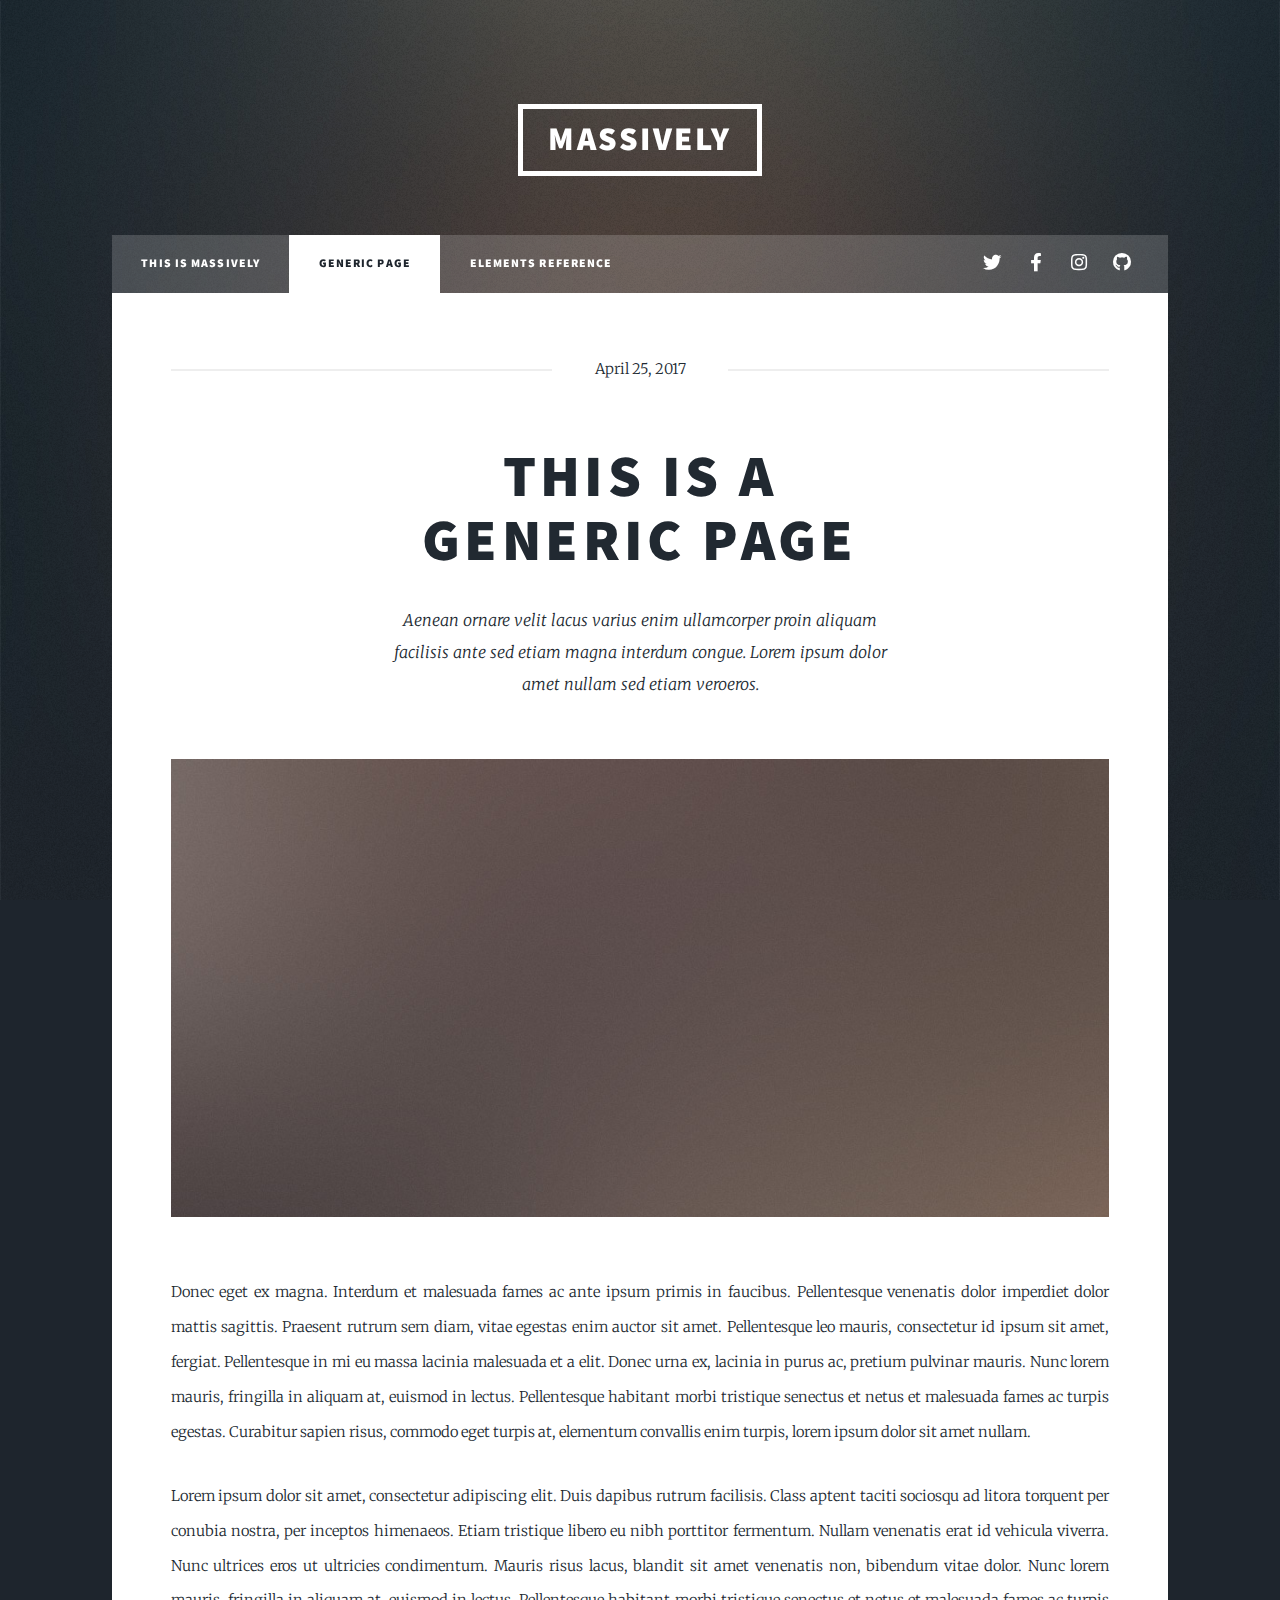
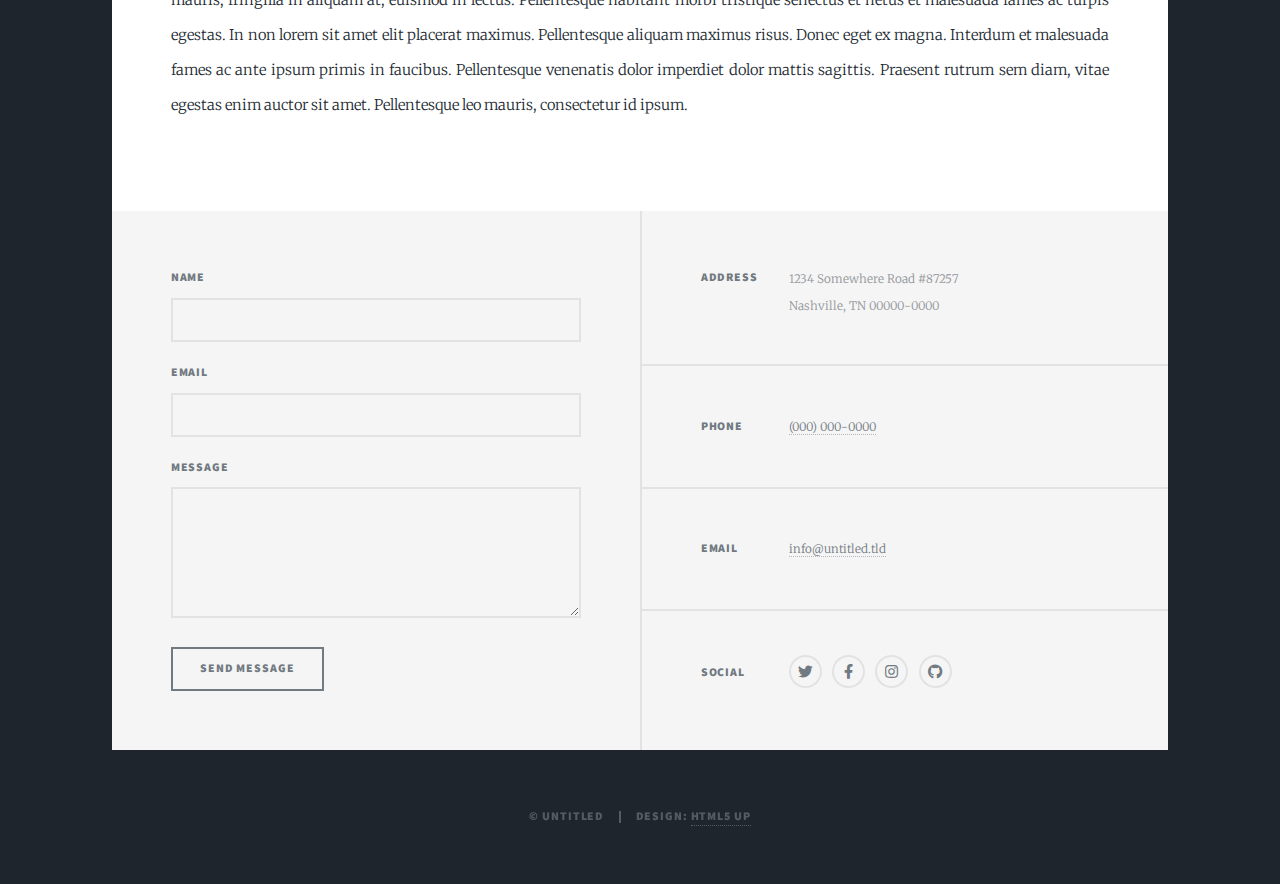
<file: generic.html>
<!DOCTYPE HTML>
<!--
	Massively by HTML5 UP
	html5up.net | @ajlkn
	Free for personal and commercial use under the CCA 3.0 license (html5up.net/license)
-->
<html>
	<head>
		<title>Generic Page - Massively by HTML5 UP</title>
		<meta charset="utf-8" />
		<meta name="viewport" content="width=device-width, initial-scale=1, user-scalable=no" />
		<link rel="stylesheet" href="assets/css/main.css" />
		<noscript><link rel="stylesheet" href="assets/css/noscript.css" /></noscript>
	</head>
	<body class="is-preload">

		<!-- Wrapper -->
			<div id="wrapper">

				<!-- Header -->
					<header id="header">
						<a href="index.html" class="logo">Massively</a>
					</header>

				<!-- Nav -->
					<nav id="nav">
						<ul class="links">
							<li><a href="index.html">This is Massively</a></li>
							<li class="active"><a href="generic.html">Generic Page</a></li>
							<li><a href="elements.html">Elements Reference</a></li>
						</ul>
						<ul class="icons">
							<li><a href="#" class="icon brands fa-twitter"><span class="label">Twitter</span></a></li>
							<li><a href="#" class="icon brands fa-facebook-f"><span class="label">Facebook</span></a></li>
							<li><a href="#" class="icon brands fa-instagram"><span class="label">Instagram</span></a></li>
							<li><a href="#" class="icon brands fa-github"><span class="label">GitHub</span></a></li>
						</ul>
					</nav>

				<!-- Main -->
					<div id="main">

						<!-- Post -->
							<section class="post">
								<header class="major">
									<span class="date">April 25, 2017</span>
									<h1>This is a<br />
									Generic Page</h1>
									<p>Aenean ornare velit lacus varius enim ullamcorper proin aliquam<br />
									facilisis ante sed etiam magna interdum congue. Lorem ipsum dolor<br />
									amet nullam sed etiam veroeros.</p>
								</header>
								<div class="image main"><img src="images/pic01.jpg" alt="" /></div>
								<p>Donec eget ex magna. Interdum et malesuada fames ac ante ipsum primis in faucibus. Pellentesque venenatis dolor imperdiet dolor mattis sagittis. Praesent rutrum sem diam, vitae egestas enim auctor sit amet. Pellentesque leo mauris, consectetur id ipsum sit amet, fergiat. Pellentesque in mi eu massa lacinia malesuada et a elit. Donec urna ex, lacinia in purus ac, pretium pulvinar mauris. Nunc lorem mauris, fringilla in aliquam at, euismod in lectus. Pellentesque habitant morbi tristique senectus et netus et malesuada fames ac turpis egestas. Curabitur sapien risus, commodo eget turpis at, elementum convallis enim turpis, lorem ipsum dolor sit amet nullam.</p>
								<p>Lorem ipsum dolor sit amet, consectetur adipiscing elit. Duis dapibus rutrum facilisis. Class aptent taciti sociosqu ad litora torquent per conubia nostra, per inceptos himenaeos. Etiam tristique libero eu nibh porttitor fermentum. Nullam venenatis erat id vehicula viverra. Nunc ultrices eros ut ultricies condimentum. Mauris risus lacus, blandit sit amet venenatis non, bibendum vitae dolor. Nunc lorem mauris, fringilla in aliquam at, euismod in lectus. Pellentesque habitant morbi tristique senectus et netus et malesuada fames ac turpis egestas. In non lorem sit amet elit placerat maximus. Pellentesque aliquam maximus risus. Donec eget ex magna. Interdum et malesuada fames ac ante ipsum primis in faucibus. Pellentesque venenatis dolor imperdiet dolor mattis sagittis. Praesent rutrum sem diam, vitae egestas enim auctor sit amet. Pellentesque leo mauris, consectetur id ipsum.</p>
							</section>

					</div>

				<!-- Footer -->
					<footer id="footer">
						<section>
							<form method="post" action="#">
								<div class="fields">
									<div class="field">
										<label for="name">Name</label>
										<input type="text" name="name" id="name" />
									</div>
									<div class="field">
										<label for="email">Email</label>
										<input type="text" name="email" id="email" />
									</div>
									<div class="field">
										<label for="message">Message</label>
										<textarea name="message" id="message" rows="3"></textarea>
									</div>
								</div>
								<ul class="actions">
									<li><input type="submit" value="Send Message" /></li>
								</ul>
							</form>
						</section>
						<section class="split contact">
							<section class="alt">
								<h3>Address</h3>
								<p>1234 Somewhere Road #87257<br />
								Nashville, TN 00000-0000</p>
							</section>
							<section>
								<h3>Phone</h3>
								<p><a href="#">(000) 000-0000</a></p>
							</section>
							<section>
								<h3>Email</h3>
								<p><a href="#">info@untitled.tld</a></p>
							</section>
							<section>
								<h3>Social</h3>
								<ul class="icons alt">
									<li><a href="#" class="icon brands alt fa-twitter"><span class="label">Twitter</span></a></li>
									<li><a href="#" class="icon brands alt fa-facebook-f"><span class="label">Facebook</span></a></li>
									<li><a href="#" class="icon brands alt fa-instagram"><span class="label">Instagram</span></a></li>
									<li><a href="#" class="icon brands alt fa-github"><span class="label">GitHub</span></a></li>
								</ul>
							</section>
						</section>
					</footer>

				<!-- Copyright -->
					<div id="copyright">
						<ul><li>&copy; Untitled</li><li>Design: <a href="https://html5up.net">HTML5 UP</a></li></ul>
					</div>

			</div>

		<!-- Scripts -->
			<script src="assets/js/jquery.min.js"></script>
			<script src="assets/js/jquery.scrollex.min.js"></script>
			<script src="assets/js/jquery.scrolly.min.js"></script>
			<script src="assets/js/browser.min.js"></script>
			<script src="assets/js/breakpoints.min.js"></script>
			<script src="assets/js/util.js"></script>
			<script src="assets/js/main.js"></script>

	</body>
</html>
</file>
<file: assets/css/main.css>
@import url(fontawesome-all.min.css);
@import url("https://fonts.googleapis.com/css?family=Merriweather:300,700,300italic,700italic|Source+Sans+Pro:900");

/*
	Massively by HTML5 UP
	html5up.net | @bibek
	Free for personal and commercial use under the CCA 3.0 license (html5up.net/license)
*/

html, body, div, span, applet, object,
iframe, h1, h2, h3, h4, h5, h6, p, blockquote,
pre, a, abbr, acronym, address, big, cite,
code, del, dfn, em, img, ins, kbd, q, s, samp,
small, strike, strong, sub, sup, tt, var, b,
u, i, center, dl, dt, dd, ol, ul, li, fieldset,
form, label, legend, table, caption, tbody,
tfoot, thead, tr, th, td, article, aside,
canvas, details, embed, figure, figcaption,
footer, header, hgroup, menu, nav, output, ruby,
section, summary, time, mark, audio, video {
	margin: 0;
	padding: 0;
	border: 0;
	font-size: 100%;
	font: inherit;
	vertical-align: baseline;}

article, aside, details, figcaption, figure,
footer, header, hgroup, menu, nav, section {
	display: block;}

body {
	line-height: 1;
}

ol, ul {
	list-style: none;
}

blockquote, q {
	quotes: none;
}

	blockquote:before, blockquote:after, q:before, q:after {
		content: '';
		content: none;
	}

table {
	border-collapse: collapse;
	border-spacing: 0;
}

body {
	-webkit-text-size-adjust: none;
}

mark {
	background-color: transparent;
	color: inherit;
}

input::-moz-focus-inner {
	border: 0;
	padding: 0;
}

input, select, textarea {
	-moz-appearance: none;
	-webkit-appearance: none;
	-ms-appearance: none;
	appearance: none;
}

/* Basic */

	@-ms-viewport {
		width: device-width;
	}

	body {
		-ms-overflow-style: scrollbar;
	}

	@media screen and (max-width: 480px) {

		html, body {
			min-width: 320px;
		}

	}

	html {
		box-sizing: border-box;
	}

	*, *:before, *:after {
		box-sizing: inherit;
	}

	body {
		background-color: #1e252d;
	}

		body.is-preload *, body.is-preload *:before, body.is-preload *:after {
			-moz-animation: none !important;
			-webkit-animation: none !important;
			-ms-animation: none !important;
			animation: none !important;
			-moz-transition: none !important;
			-webkit-transition: none !important;
			-ms-transition: none !important;
			transition: none !important;
		}

/* Type */

	html {
		font-size: 16pt;
	}

		@media screen and (max-width: 1680px) {

			html {
				font-size: 12pt;
			}

		}

		@media screen and (max-width: 1280px) {

			html {
				font-size: 11pt;
			}

		}

		@media screen and (max-width: 360px) {

			html {
				font-size: 10pt;
			}

		}

	body {
		color: #212931;
	}

	body, input, select, textarea {
		font-family: "Merriweather", Georgia, serif;
		font-weight: 300;
		font-size: 1rem;
		line-height: 2.375;
	}

	a {
		-moz-transition: color 0.2s ease-in-out, background-color 0.2s ease-in-out, border-color 0.2s ease-in-out, box-shadow 0.2s ease-in-out;
		-webkit-transition: color 0.2s ease-in-out, background-color 0.2s ease-in-out, border-color 0.2s ease-in-out, box-shadow 0.2s ease-in-out;
		-ms-transition: color 0.2s ease-in-out, background-color 0.2s ease-in-out, border-color 0.2s ease-in-out, box-shadow 0.2s ease-in-out;
		transition: color 0.2s ease-in-out, background-color 0.2s ease-in-out, border-color 0.2s ease-in-out, box-shadow 0.2s ease-in-out;
		border-bottom: dotted 1px;
		text-decoration: none;
	}

		a:hover {
			border-bottom-color: transparent;
		}

	strong, b {
		font-weight: 600;
	}

	em, i {
		font-style: italic;
	}

	p {
		text-align: justify;
		margin: 0 0 2rem 0;
	}

	h1, h2, h3, h4, h5, h6 {
		font-family: "Source Sans Pro", Helvetica, sans-serif;
		font-weight: 900;
		line-height: 1.5;
		letter-spacing: 0.075em;
		text-transform: uppercase;
		margin: 0 0 1rem 0;
	}

		h1 a, h2 a, h3 a, h4 a, h5 a, h6 a {
			border-bottom: 0;
			color: inherit;
			text-decoration: none;
		}

	h1 {
		font-size: 4rem;
		line-height: 1.1;
		margin: 0 0 2rem 0;
	}

	h2 {
		font-size: 1.75rem;
		line-height: 1.3;
		margin: 0 0 1.5rem 0;
	}

	h3 {
		font-size: 1.25rem;
		margin: 0 0 1.5rem 0;
	}

	h4 {
		font-size: 1rem;
	}

	h5 {
		font-size: 0.9rem;
	}

	h6 {
		font-size: 0.8rem;
	}

	sub {
		font-size: 0.8rem;
		position: relative;
		top: 0.5rem;
	}

	sup {
		font-size: 0.8rem;
		position: relative;
		top: -0.5rem;
	}

	blockquote {
		border-left: solid 4px;
		font-style: italic;
		margin: 0 0 2rem 0;
		padding: 0.5rem 0 0.5rem 2rem;
	}

	code {
		border: solid 2px;
		font-family: "Courier New", monospace;
		font-size: 0.9rem;
		margin: 0 0.25rem;
		padding: 0.25rem 0.65rem;
	}

	pre {
		-webkit-overflow-scrolling: touch;
		font-family: "Courier New", monospace;
		font-size: 0.9rem;
		margin: 0 0 2rem 0;
	}

		pre code {
			display: block;
			line-height: 1.75;
			padding: 1rem 1.5rem;
			overflow-x: auto;
		}

	hr {
		border: 0;
		border-bottom: solid 2px;
		margin: 3rem 0;
	}

		hr.major {
			margin: 5rem 0;
		}

	.align-left {
		text-align: left;
	}

	.align-center {
		text-align: center;
	}

	.align-right {
		text-align: right;
	}

	input, select, textarea {
		color: #212931;
	}

	a {
		color: #212931;
		border-bottom-color: rgba(33, 41, 49, 0.5);
	}

		a:hover {
			border-bottom-color: transparent;
			color: #18bfef !important;
		}

	strong, b {
		color: #212931;
	}

	h1, h2, h3, h4, h5, h6 {
		color: #212931;
	}

	blockquote {
		border-left-color: #eeeeee;
	}

	code {
		background: rgba(220, 220, 220, 0.25);
		border-color: #eeeeee;
	}

	hr {
		border-bottom-color: #eeeeee;
	}

/* Row */

	.row {
		display: flex;
		flex-wrap: wrap;
		box-sizing: border-box;
		align-items: stretch;
	}

		.row > * {
			box-sizing: border-box;
		}

		.row.gtr-uniform > * > :last-child {
			margin-bottom: 0;
		}

		.row.aln-left {
			justify-content: flex-start;
		}

		.row.aln-center {
			justify-content: center;
		}

		.row.aln-right {
			justify-content: flex-end;
		}

		.row.aln-top {
			align-items: flex-start;
		}

		.row.aln-middle {
			align-items: center;
		}

		.row.aln-bottom {
			align-items: flex-end;
		}

		.row > .imp {
			order: -1;
		}

		.row > .col-1 {
			width: 8.33333%;
		}

		.row > .off-1 {
			margin-left: 8.33333%;
		}

		.row > .col-2 {
			width: 16.66667%;
		}

		.row > .off-2 {
			margin-left: 16.66667%;
		}

		.row > .col-3 {
			width: 25%;
		}

		.row > .off-3 {
			margin-left: 25%;
		}

		.row > .col-4 {
			width: 33.33333%;
		}

		.row > .off-4 {
			margin-left: 33.33333%;
		}

		.row > .col-5 {
			width: 41.66667%;
		}

		.row > .off-5 {
			margin-left: 41.66667%;
		}

		.row > .col-6 {
			width: 50%;
		}

		.row > .off-6 {
			margin-left: 50%;
		}

		.row > .col-7 {
			width: 58.33333%;
		}

		.row > .off-7 {
			margin-left: 58.33333%;
		}

		.row > .col-8 {
			width: 66.66667%;
		}

		.row > .off-8 {
			margin-left: 66.66667%;
		}

		.row > .col-9 {
			width: 75%;
		}

		.row > .off-9 {
			margin-left: 75%;
		}

		.row > .col-10 {
			width: 83.33333%;
		}

		.row > .off-10 {
			margin-left: 83.33333%;
		}

		.row > .col-11 {
			width: 91.66667%;
		}

		.row > .off-11 {
			margin-left: 91.66667%;
		}

		.row > .col-12 {
			width: 100%;
		}

		.row > .off-12 {
			margin-left: 100%;
		}

		.row.gtr-0 {
			margin-top: 0;
			margin-left: 0rem;
		}

			.row.gtr-0 > * {
				padding: 0 0 0 0rem;
			}

			.row.gtr-0.gtr-uniform {
				margin-top: 0rem;
			}

				.row.gtr-0.gtr-uniform > * {
					padding-top: 0rem;
				}

		.row.gtr-25 {
			margin-top: 0;
			margin-left: -0.375rem;
		}

			.row.gtr-25 > * {
				padding: 0 0 0 0.375rem;
			}

			.row.gtr-25.gtr-uniform {
				margin-top: -0.375rem;
			}

				.row.gtr-25.gtr-uniform > * {
					padding-top: 0.375rem;
				}

		.row.gtr-50 {
			margin-top: 0;
			margin-left: -0.75rem;
		}

			.row.gtr-50 > * {
				padding: 0 0 0 0.75rem;
			}

			.row.gtr-50.gtr-uniform {
				margin-top: -0.75rem;
			}

				.row.gtr-50.gtr-uniform > * {
					padding-top: 0.75rem;
				}

		.row {
			margin-top: 0;
			margin-left: -1.5rem;
		}

			.row > * {
				padding: 0 0 0 1.5rem;
			}

			.row.gtr-uniform {
				margin-top: -1.5rem;
			}

				.row.gtr-uniform > * {
					padding-top: 1.5rem;
				}

		.row.gtr-150 {
			margin-top: 0;
			margin-left: -2.25rem;
		}

			.row.gtr-150 > * {
				padding: 0 0 0 2.25rem;
			}

			.row.gtr-150.gtr-uniform {
				margin-top: -2.25rem;
			}

				.row.gtr-150.gtr-uniform > * {
					padding-top: 2.25rem;
				}

		.row.gtr-200 {
			margin-top: 0;
			margin-left: -3rem;
		}

			.row.gtr-200 > * {
				padding: 0 0 0 3rem;
			}

			.row.gtr-200.gtr-uniform {
				margin-top: -3rem;
			}

				.row.gtr-200.gtr-uniform > * {
					padding-top: 3rem;
				}

		@media screen and (max-width: 1680px) {

			.row {
				display: flex;
				flex-wrap: wrap;
				box-sizing: border-box;
				align-items: stretch;
			}

				.row > * {
					box-sizing: border-box;
				}

				.row.gtr-uniform > * > :last-child {
					margin-bottom: 0;
				}

				.row.aln-left {
					justify-content: flex-start;
				}

				.row.aln-center {
					justify-content: center;
				}

				.row.aln-right {
					justify-content: flex-end;
				}

				.row.aln-top {
					align-items: flex-start;
				}

				.row.aln-middle {
					align-items: center;
				}

				.row.aln-bottom {
					align-items: flex-end;
				}

				.row > .imp-xlarge {
					order: -1;
				}

				.row > .col-1-xlarge {
					width: 8.33333%;
				}

				.row > .off-1-xlarge {
					margin-left: 8.33333%;
				}

				.row > .col-2-xlarge {
					width: 16.66667%;
				}

				.row > .off-2-xlarge {
					margin-left: 16.66667%;
				}

				.row > .col-3-xlarge {
					width: 25%;
				}

				.row > .off-3-xlarge {
					margin-left: 25%;
				}

				.row > .col-4-xlarge {
					width: 33.33333%;
				}

				.row > .off-4-xlarge {
					margin-left: 33.33333%;
				}

				.row > .col-5-xlarge {
					width: 41.66667%;
				}

				.row > .off-5-xlarge {
					margin-left: 41.66667%;
				}

				.row > .col-6-xlarge {
					width: 50%;
				}

				.row > .off-6-xlarge {
					margin-left: 50%;
				}

				.row > .col-7-xlarge {
					width: 58.33333%;
				}

				.row > .off-7-xlarge {
					margin-left: 58.33333%;
				}

				.row > .col-8-xlarge {
					width: 66.66667%;
				}

				.row > .off-8-xlarge {
					margin-left: 66.66667%;
				}

				.row > .col-9-xlarge {
					width: 75%;
				}

				.row > .off-9-xlarge {
					margin-left: 75%;
				}

				.row > .col-10-xlarge {
					width: 83.33333%;
				}

				.row > .off-10-xlarge {
					margin-left: 83.33333%;
				}

				.row > .col-11-xlarge {
					width: 91.66667%;
				}

				.row > .off-11-xlarge {
					margin-left: 91.66667%;
				}

				.row > .col-12-xlarge {
					width: 100%;
				}

				.row > .off-12-xlarge {
					margin-left: 100%;
				}

				.row.gtr-0 {
					margin-top: 0;
					margin-left: 0rem;
				}

					.row.gtr-0 > * {
						padding: 0 0 0 0rem;
					}

					.row.gtr-0.gtr-uniform {
						margin-top: 0rem;
					}

						.row.gtr-0.gtr-uniform > * {
							padding-top: 0rem;
						}

				.row.gtr-25 {
					margin-top: 0;
					margin-left: -0.375rem;
				}

					.row.gtr-25 > * {
						padding: 0 0 0 0.375rem;
					}

					.row.gtr-25.gtr-uniform {
						margin-top: -0.375rem;
					}

						.row.gtr-25.gtr-uniform > * {
							padding-top: 0.375rem;
						}

				.row.gtr-50 {
					margin-top: 0;
					margin-left: -0.75rem;
				}

					.row.gtr-50 > * {
						padding: 0 0 0 0.75rem;
					}

					.row.gtr-50.gtr-uniform {
						margin-top: -0.75rem;
					}

						.row.gtr-50.gtr-uniform > * {
							padding-top: 0.75rem;
						}

				.row {
					margin-top: 0;
					margin-left: -1.5rem;
				}

					.row > * {
						padding: 0 0 0 1.5rem;
					}

					.row.gtr-uniform {
						margin-top: -1.5rem;
					}

						.row.gtr-uniform > * {
							padding-top: 1.5rem;
						}

				.row.gtr-150 {
					margin-top: 0;
					margin-left: -2.25rem;
				}

					.row.gtr-150 > * {
						padding: 0 0 0 2.25rem;
					}

					.row.gtr-150.gtr-uniform {
						margin-top: -2.25rem;
					}

						.row.gtr-150.gtr-uniform > * {
							padding-top: 2.25rem;
						}

				.row.gtr-200 {
					margin-top: 0;
					margin-left: -3rem;
				}

					.row.gtr-200 > * {
						padding: 0 0 0 3rem;
					}

					.row.gtr-200.gtr-uniform {
						margin-top: -3rem;
					}

						.row.gtr-200.gtr-uniform > * {
							padding-top: 3rem;
						}

		}

		@media screen and (max-width: 1280px) {

			.row {
				display: flex;
				flex-wrap: wrap;
				box-sizing: border-box;
				align-items: stretch;
			}

				.row > * {
					box-sizing: border-box;
				}

				.row.gtr-uniform > * > :last-child {
					margin-bottom: 0;
				}

				.row.aln-left {
					justify-content: flex-start;
				}

				.row.aln-center {
					justify-content: center;
				}

				.row.aln-right {
					justify-content: flex-end;
				}

				.row.aln-top {
					align-items: flex-start;
				}

				.row.aln-middle {
					align-items: center;
				}

				.row.aln-bottom {
					align-items: flex-end;
				}

				.row > .imp-large {
					order: -1;
				}

				.row > .col-1-large {
					width: 8.33333%;
				}

				.row > .off-1-large {
					margin-left: 8.33333%;
				}

				.row > .col-2-large {
					width: 16.66667%;
				}

				.row > .off-2-large {
					margin-left: 16.66667%;
				}

				.row > .col-3-large {
					width: 25%;
				}

				.row > .off-3-large {
					margin-left: 25%;
				}

				.row > .col-4-large {
					width: 33.33333%;
				}

				.row > .off-4-large {
					margin-left: 33.33333%;
				}

				.row > .col-5-large {
					width: 41.66667%;
				}

				.row > .off-5-large {
					margin-left: 41.66667%;
				}

				.row > .col-6-large {
					width: 50%;
				}

				.row > .off-6-large {
					margin-left: 50%;
				}

				.row > .col-7-large {
					width: 58.33333%;
				}

				.row > .off-7-large {
					margin-left: 58.33333%;
				}

				.row > .col-8-large {
					width: 66.66667%;
				}

				.row > .off-8-large {
					margin-left: 66.66667%;
				}

				.row > .col-9-large {
					width: 75%;
				}

				.row > .off-9-large {
					margin-left: 75%;
				}

				.row > .col-10-large {
					width: 83.33333%;
				}

				.row > .off-10-large {
					margin-left: 83.33333%;
				}

				.row > .col-11-large {
					width: 91.66667%;
				}

				.row > .off-11-large {
					margin-left: 91.66667%;
				}

				.row > .col-12-large {
					width: 100%;
				}

				.row > .off-12-large {
					margin-left: 100%;
				}

				.row.gtr-0 {
					margin-top: 0;
					margin-left: 0rem;
				}

					.row.gtr-0 > * {
						padding: 0 0 0 0rem;
					}

					.row.gtr-0.gtr-uniform {
						margin-top: 0rem;
					}

						.row.gtr-0.gtr-uniform > * {
							padding-top: 0rem;
						}

				.row.gtr-25 {
					margin-top: 0;
					margin-left: -0.375rem;
				}

					.row.gtr-25 > * {
						padding: 0 0 0 0.375rem;
					}

					.row.gtr-25.gtr-uniform {
						margin-top: -0.375rem;
					}

						.row.gtr-25.gtr-uniform > * {
							padding-top: 0.375rem;
						}

				.row.gtr-50 {
					margin-top: 0;
					margin-left: -0.75rem;
				}

					.row.gtr-50 > * {
						padding: 0 0 0 0.75rem;
					}

					.row.gtr-50.gtr-uniform {
						margin-top: -0.75rem;
					}

						.row.gtr-50.gtr-uniform > * {
							padding-top: 0.75rem;
						}

				.row {
					margin-top: 0;
					margin-left: -1.5rem;
				}

					.row > * {
						padding: 0 0 0 1.5rem;
					}

					.row.gtr-uniform {
						margin-top: -1.5rem;
					}

						.row.gtr-uniform > * {
							padding-top: 1.5rem;
						}

				.row.gtr-150 {
					margin-top: 0;
					margin-left: -2.25rem;
				}

					.row.gtr-150 > * {
						padding: 0 0 0 2.25rem;
					}

					.row.gtr-150.gtr-uniform {
						margin-top: -2.25rem;
					}

						.row.gtr-150.gtr-uniform > * {
							padding-top: 2.25rem;
						}

				.row.gtr-200 {
					margin-top: 0;
					margin-left: -3rem;
				}

					.row.gtr-200 > * {
						padding: 0 0 0 3rem;
					}

					.row.gtr-200.gtr-uniform {
						margin-top: -3rem;
					}

						.row.gtr-200.gtr-uniform > * {
							padding-top: 3rem;
						}

		}

		@media screen and (max-width: 980px) {

			.row {
				display: flex;
				flex-wrap: wrap;
				box-sizing: border-box;
				align-items: stretch;
			}

				.row > * {
					box-sizing: border-box;
				}

				.row.gtr-uniform > * > :last-child {
					margin-bottom: 0;
				}

				.row.aln-left {
					justify-content: flex-start;
				}

				.row.aln-center {
					justify-content: center;
				}

				.row.aln-right {
					justify-content: flex-end;
				}

				.row.aln-top {
					align-items: flex-start;
				}

				.row.aln-middle {
					align-items: center;
				}

				.row.aln-bottom {
					align-items: flex-end;
				}

				.row > .imp-medium {
					order: -1;
				}

				.row > .col-1-medium {
					width: 8.33333%;
				}

				.row > .off-1-medium {
					margin-left: 8.33333%;
				}

				.row > .col-2-medium {
					width: 16.66667%;
				}

				.row > .off-2-medium {
					margin-left: 16.66667%;
				}

				.row > .col-3-medium {
					width: 25%;
				}

				.row > .off-3-medium {
					margin-left: 25%;
				}

				.row > .col-4-medium {
					width: 33.33333%;
				}

				.row > .off-4-medium {
					margin-left: 33.33333%;
				}

				.row > .col-5-medium {
					width: 41.66667%;
				}

				.row > .off-5-medium {
					margin-left: 41.66667%;
				}

				.row > .col-6-medium {
					width: 50%;
				}

				.row > .off-6-medium {
					margin-left: 50%;
				}

				.row > .col-7-medium {
					width: 58.33333%;
				}

				.row > .off-7-medium {
					margin-left: 58.33333%;
				}

				.row > .col-8-medium {
					width: 66.66667%;
				}

				.row > .off-8-medium {
					margin-left: 66.66667%;
				}

				.row > .col-9-medium {
					width: 75%;
				}

				.row > .off-9-medium {
					margin-left: 75%;
				}

				.row > .col-10-medium {
					width: 83.33333%;
				}

				.row > .off-10-medium {
					margin-left: 83.33333%;
				}

				.row > .col-11-medium {
					width: 91.66667%;
				}

				.row > .off-11-medium {
					margin-left: 91.66667%;
				}

				.row > .col-12-medium {
					width: 100%;
				}

				.row > .off-12-medium {
					margin-left: 100%;
				}

				.row.gtr-0 {
					margin-top: 0;
					margin-left: 0rem;
				}

					.row.gtr-0 > * {
						padding: 0 0 0 0rem;
					}

					.row.gtr-0.gtr-uniform {
						margin-top: 0rem;
					}

						.row.gtr-0.gtr-uniform > * {
							padding-top: 0rem;
						}

				.row.gtr-25 {
					margin-top: 0;
					margin-left: -0.375rem;
				}

					.row.gtr-25 > * {
						padding: 0 0 0 0.375rem;
					}

					.row.gtr-25.gtr-uniform {
						margin-top: -0.375rem;
					}

						.row.gtr-25.gtr-uniform > * {
							padding-top: 0.375rem;
						}

				.row.gtr-50 {
					margin-top: 0;
					margin-left: -0.75rem;
				}

					.row.gtr-50 > * {
						padding: 0 0 0 0.75rem;
					}

					.row.gtr-50.gtr-uniform {
						margin-top: -0.75rem;
					}

						.row.gtr-50.gtr-uniform > * {
							padding-top: 0.75rem;
						}

				.row {
					margin-top: 0;
					margin-left: -1.5rem;
				}

					.row > * {
						padding: 0 0 0 1.5rem;
					}

					.row.gtr-uniform {
						margin-top: -1.5rem;
					}

						.row.gtr-uniform > * {
							padding-top: 1.5rem;
						}

				.row.gtr-150 {
					margin-top: 0;
					margin-left: -2.25rem;
				}

					.row.gtr-150 > * {
						padding: 0 0 0 2.25rem;
					}

					.row.gtr-150.gtr-uniform {
						margin-top: -2.25rem;
					}

						.row.gtr-150.gtr-uniform > * {
							padding-top: 2.25rem;
						}

				.row.gtr-200 {
					margin-top: 0;
					margin-left: -3rem;
				}

					.row.gtr-200 > * {
						padding: 0 0 0 3rem;
					}

					.row.gtr-200.gtr-uniform {
						margin-top: -3rem;
					}

						.row.gtr-200.gtr-uniform > * {
							padding-top: 3rem;
						}

		}

		@media screen and (max-width: 736px) {

			.row {
				display: flex;
				flex-wrap: wrap;
				box-sizing: border-box;
				align-items: stretch;
			}

				.row > * {
					box-sizing: border-box;
				}

				.row.gtr-uniform > * > :last-child {
					margin-bottom: 0;
				}

				.row.aln-left {
					justify-content: flex-start;
				}

				.row.aln-center {
					justify-content: center;
				}

				.row.aln-right {
					justify-content: flex-end;
				}

				.row.aln-top {
					align-items: flex-start;
				}

				.row.aln-middle {
					align-items: center;
				}

				.row.aln-bottom {
					align-items: flex-end;
				}

				.row > .imp-small {
					order: -1;
				}

				.row > .col-1-small {
					width: 8.33333%;
				}

				.row > .off-1-small {
					margin-left: 8.33333%;
				}

				.row > .col-2-small {
					width: 16.66667%;
				}

				.row > .off-2-small {
					margin-left: 16.66667%;
				}

				.row > .col-3-small {
					width: 25%;
				}

				.row > .off-3-small {
					margin-left: 25%;
				}

				.row > .col-4-small {
					width: 33.33333%;
				}

				.row > .off-4-small {
					margin-left: 33.33333%;
				}

				.row > .col-5-small {
					width: 41.66667%;
				}

				.row > .off-5-small {
					margin-left: 41.66667%;
				}

				.row > .col-6-small {
					width: 50%;
				}

				.row > .off-6-small {
					margin-left: 50%;
				}

				.row > .col-7-small {
					width: 58.33333%;
				}

				.row > .off-7-small {
					margin-left: 58.33333%;
				}

				.row > .col-8-small {
					width: 66.66667%;
				}

				.row > .off-8-small {
					margin-left: 66.66667%;
				}

				.row > .col-9-small {
					width: 75%;
				}

				.row > .off-9-small {
					margin-left: 75%;
				}

				.row > .col-10-small {
					width: 83.33333%;
				}

				.row > .off-10-small {
					margin-left: 83.33333%;
				}

				.row > .col-11-small {
					width: 91.66667%;
				}

				.row > .off-11-small {
					margin-left: 91.66667%;
				}

				.row > .col-12-small {
					width: 100%;
				}

				.row > .off-12-small {
					margin-left: 100%;
				}

				.row.gtr-0 {
					margin-top: 0;
					margin-left: 0rem;
				}

					.row.gtr-0 > * {
						padding: 0 0 0 0rem;
					}

					.row.gtr-0.gtr-uniform {
						margin-top: 0rem;
					}

						.row.gtr-0.gtr-uniform > * {
							padding-top: 0rem;
						}

				.row.gtr-25 {
					margin-top: 0;
					margin-left: -0.375rem;
				}

					.row.gtr-25 > * {
						padding: 0 0 0 0.375rem;
					}

					.row.gtr-25.gtr-uniform {
						margin-top: -0.375rem;
					}

						.row.gtr-25.gtr-uniform > * {
							padding-top: 0.375rem;
						}

				.row.gtr-50 {
					margin-top: 0;
					margin-left: -0.75rem;
				}

					.row.gtr-50 > * {
						padding: 0 0 0 0.75rem;
					}

					.row.gtr-50.gtr-uniform {
						margin-top: -0.75rem;
					}

						.row.gtr-50.gtr-uniform > * {
							padding-top: 0.75rem;
						}

				.row {
					margin-top: 0;
					margin-left: -1.5rem;
				}

					.row > * {
						padding: 0 0 0 1.5rem;
					}

					.row.gtr-uniform {
						margin-top: -1.5rem;
					}

						.row.gtr-uniform > * {
							padding-top: 1.5rem;
						}

				.row.gtr-150 {
					margin-top: 0;
					margin-left: -2.25rem;
				}

					.row.gtr-150 > * {
						padding: 0 0 0 2.25rem;
					}

					.row.gtr-150.gtr-uniform {
						margin-top: -2.25rem;
					}

						.row.gtr-150.gtr-uniform > * {
							padding-top: 2.25rem;
						}

				.row.gtr-200 {
					margin-top: 0;
					margin-left: -3rem;
				}

					.row.gtr-200 > * {
						padding: 0 0 0 3rem;
					}

					.row.gtr-200.gtr-uniform {
						margin-top: -3rem;
					}

						.row.gtr-200.gtr-uniform > * {
							padding-top: 3rem;
						}

		}

		@media screen and (max-width: 480px) {

			.row {
				display: flex;
				flex-wrap: wrap;
				box-sizing: border-box;
				align-items: stretch;
			}

				.row > * {
					box-sizing: border-box;
				}

				.row.gtr-uniform > * > :last-child {
					margin-bottom: 0;
				}

				.row.aln-left {
					justify-content: flex-start;
				}

				.row.aln-center {
					justify-content: center;
				}

				.row.aln-right {
					justify-content: flex-end;
				}

				.row.aln-top {
					align-items: flex-start;
				}

				.row.aln-middle {
					align-items: center;
				}

				.row.aln-bottom {
					align-items: flex-end;
				}

				.row > .imp-xsmall {
					order: -1;
				}

				.row > .col-1-xsmall {
					width: 8.33333%;
				}

				.row > .off-1-xsmall {
					margin-left: 8.33333%;
				}

				.row > .col-2-xsmall {
					width: 16.66667%;
				}

				.row > .off-2-xsmall {
					margin-left: 16.66667%;
				}

				.row > .col-3-xsmall {
					width: 25%;
				}

				.row > .off-3-xsmall {
					margin-left: 25%;
				}

				.row > .col-4-xsmall {
					width: 33.33333%;
				}

				.row > .off-4-xsmall {
					margin-left: 33.33333%;
				}

				.row > .col-5-xsmall {
					width: 41.66667%;
				}

				.row > .off-5-xsmall {
					margin-left: 41.66667%;
				}

				.row > .col-6-xsmall {
					width: 50%;
				}

				.row > .off-6-xsmall {
					margin-left: 50%;
				}

				.row > .col-7-xsmall {
					width: 58.33333%;
				}

				.row > .off-7-xsmall {
					margin-left: 58.33333%;
				}

				.row > .col-8-xsmall {
					width: 66.66667%;
				}

				.row > .off-8-xsmall {
					margin-left: 66.66667%;
				}

				.row > .col-9-xsmall {
					width: 75%;
				}

				.row > .off-9-xsmall {
					margin-left: 75%;
				}

				.row > .col-10-xsmall {
					width: 83.33333%;
				}

				.row > .off-10-xsmall {
					margin-left: 83.33333%;
				}

				.row > .col-11-xsmall {
					width: 91.66667%;
				}

				.row > .off-11-xsmall {
					margin-left: 91.66667%;
				}

				.row > .col-12-xsmall {
					width: 100%;
				}

				.row > .off-12-xsmall {
					margin-left: 100%;
				}

				.row.gtr-0 {
					margin-top: 0;
					margin-left: 0rem;
				}

					.row.gtr-0 > * {
						padding: 0 0 0 0rem;
					}

					.row.gtr-0.gtr-uniform {
						margin-top: 0rem;
					}

						.row.gtr-0.gtr-uniform > * {
							padding-top: 0rem;
						}

				.row.gtr-25 {
					margin-top: 0;
					margin-left: -0.375rem;
				}

					.row.gtr-25 > * {
						padding: 0 0 0 0.375rem;
					}

					.row.gtr-25.gtr-uniform {
						margin-top: -0.375rem;
					}

						.row.gtr-25.gtr-uniform > * {
							padding-top: 0.375rem;
						}

				.row.gtr-50 {
					margin-top: 0;
					margin-left: -0.75rem;
				}

					.row.gtr-50 > * {
						padding: 0 0 0 0.75rem;
					}

					.row.gtr-50.gtr-uniform {
						margin-top: -0.75rem;
					}

						.row.gtr-50.gtr-uniform > * {
							padding-top: 0.75rem;
						}

				.row {
					margin-top: 0;
					margin-left: -1.5rem;
				}

					.row > * {
						padding: 0 0 0 1.5rem;
					}

					.row.gtr-uniform {
						margin-top: -1.5rem;
					}

						.row.gtr-uniform > * {
							padding-top: 1.5rem;
						}

				.row.gtr-150 {
					margin-top: 0;
					margin-left: -2.25rem;
				}

					.row.gtr-150 > * {
						padding: 0 0 0 2.25rem;
					}

					.row.gtr-150.gtr-uniform {
						margin-top: -2.25rem;
					}

						.row.gtr-150.gtr-uniform > * {
							padding-top: 2.25rem;
						}

				.row.gtr-200 {
					margin-top: 0;
					margin-left: -3rem;
				}

					.row.gtr-200 > * {
						padding: 0 0 0 3rem;
					}

					.row.gtr-200.gtr-uniform {
						margin-top: -3rem;
					}

						.row.gtr-200.gtr-uniform > * {
							padding-top: 3rem;
						}

		}

		@media screen and (max-width: 360px) {

			.row {
				display: flex;
				flex-wrap: wrap;
				box-sizing: border-box;
				align-items: stretch;
			}

				.row > * {
					box-sizing: border-box;
				}

				.row.gtr-uniform > * > :last-child {
					margin-bottom: 0;
				}

				.row.aln-left {
					justify-content: flex-start;
				}

				.row.aln-center {
					justify-content: center;
				}

				.row.aln-right {
					justify-content: flex-end;
				}

				.row.aln-top {
					align-items: flex-start;
				}

				.row.aln-middle {
					align-items: center;
				}

				.row.aln-bottom {
					align-items: flex-end;
				}

				.row > .imp-xxsmall {
					order: -1;
				}

				.row > .col-1-xxsmall {
					width: 8.33333%;
				}

				.row > .off-1-xxsmall {
					margin-left: 8.33333%;
				}

				.row > .col-2-xxsmall {
					width: 16.66667%;
				}

				.row > .off-2-xxsmall {
					margin-left: 16.66667%;
				}

				.row > .col-3-xxsmall {
					width: 25%;
				}

				.row > .off-3-xxsmall {
					margin-left: 25%;
				}

				.row > .col-4-xxsmall {
					width: 33.33333%;
				}

				.row > .off-4-xxsmall {
					margin-left: 33.33333%;
				}

				.row > .col-5-xxsmall {
					width: 41.66667%;
				}

				.row > .off-5-xxsmall {
					margin-left: 41.66667%;
				}

				.row > .col-6-xxsmall {
					width: 50%;
				}

				.row > .off-6-xxsmall {
					margin-left: 50%;
				}

				.row > .col-7-xxsmall {
					width: 58.33333%;
				}

				.row > .off-7-xxsmall {
					margin-left: 58.33333%;
				}

				.row > .col-8-xxsmall {
					width: 66.66667%;
				}

				.row > .off-8-xxsmall {
					margin-left: 66.66667%;
				}

				.row > .col-9-xxsmall {
					width: 75%;
				}

				.row > .off-9-xxsmall {
					margin-left: 75%;
				}

				.row > .col-10-xxsmall {
					width: 83.33333%;
				}

				.row > .off-10-xxsmall {
					margin-left: 83.33333%;
				}

				.row > .col-11-xxsmall {
					width: 91.66667%;
				}

				.row > .off-11-xxsmall {
					margin-left: 91.66667%;
				}

				.row > .col-12-xxsmall {
					width: 100%;
				}

				.row > .off-12-xxsmall {
					margin-left: 100%;
				}

				.row.gtr-0 {
					margin-top: 0;
					margin-left: 0rem;
				}

					.row.gtr-0 > * {
						padding: 0 0 0 0rem;
					}

					.row.gtr-0.gtr-uniform {
						margin-top: 0rem;
					}

						.row.gtr-0.gtr-uniform > * {
							padding-top: 0rem;
						}

				.row.gtr-25 {
					margin-top: 0;
					margin-left: -0.375rem;
				}

					.row.gtr-25 > * {
						padding: 0 0 0 0.375rem;
					}

					.row.gtr-25.gtr-uniform {
						margin-top: -0.375rem;
					}

						.row.gtr-25.gtr-uniform > * {
							padding-top: 0.375rem;
						}

				.row.gtr-50 {
					margin-top: 0;
					margin-left: -0.75rem;
				}

					.row.gtr-50 > * {
						padding: 0 0 0 0.75rem;
					}

					.row.gtr-50.gtr-uniform {
						margin-top: -0.75rem;
					}

						.row.gtr-50.gtr-uniform > * {
							padding-top: 0.75rem;
						}

				.row {
					margin-top: 0;
					margin-left: -1.5rem;
				}

					.row > * {
						padding: 0 0 0 1.5rem;
					}

					.row.gtr-uniform {
						margin-top: -1.5rem;
					}

						.row.gtr-uniform > * {
							padding-top: 1.5rem;
						}

				.row.gtr-150 {
					margin-top: 0;
					margin-left: -2.25rem;
				}

					.row.gtr-150 > * {
						padding: 0 0 0 2.25rem;
					}

					.row.gtr-150.gtr-uniform {
						margin-top: -2.25rem;
					}

						.row.gtr-150.gtr-uniform > * {
							padding-top: 2.25rem;
						}

				.row.gtr-200 {
					margin-top: 0;
					margin-left: -3rem;
				}

					.row.gtr-200 > * {
						padding: 0 0 0 3rem;
					}

					.row.gtr-200.gtr-uniform {
						margin-top: -3rem;
					}

						.row.gtr-200.gtr-uniform > * {
							padding-top: 3rem;
						}

		}

/* Box */

	.box {
		border: solid 2px;
		margin-bottom: 2rem;
		padding: 1.5rem;
	}

		.box > :last-child,
		.box > :last-child > :last-child,
		.box > :last-child > :last-child > :last-child {
			margin-bottom: 0;
		}

		.box.alt {
			border: 0;
			border-radius: 0;
			padding: 0;
		}

	.box {
		border-color: #eeeeee;
	}

/* Button */

	input[type="submit"],
	input[type="reset"],
	input[type="button"],
	button,
	.button {
		-moz-appearance: none;
		-webkit-appearance: none;
		-ms-appearance: none;
		appearance: none;
		-moz-transition: background-color 0.2s ease-in-out, box-shadow 0.2s ease-in-out, color 0.2s ease-in-out;
		-webkit-transition: background-color 0.2s ease-in-out, box-shadow 0.2s ease-in-out, color 0.2s ease-in-out;
		-ms-transition: background-color 0.2s ease-in-out, box-shadow 0.2s ease-in-out, color 0.2s ease-in-out;
		transition: background-color 0.2s ease-in-out, box-shadow 0.2s ease-in-out, color 0.2s ease-in-out;
		border: 0;
		border-radius: 0;
		cursor: pointer;
		display: inline-block;
		font-family: "Source Sans Pro", Helvetica, sans-serif;
		font-size: 0.8rem;
		font-weight: 900;
		letter-spacing: 0.075em;
		height: 3rem;
		line-height: 3rem;
		padding: 0 2rem;
		text-align: center;
		text-decoration: none;
		text-transform: uppercase;
		white-space: nowrap;
	}

		input[type="submit"].icon:before,
		input[type="reset"].icon:before,
		input[type="button"].icon:before,
		button.icon:before,
		.button.icon:before {
			margin-right: 0.5rem;
		}

		input[type="submit"].icon.solo,
		input[type="reset"].icon.solo,
		input[type="button"].icon.solo,
		button.icon.solo,
		.button.icon.solo {
			position: relative;
			width: 4rem;
			height: 4rem;
			line-height: 4rem;
			border-radius: 4rem;
			text-indent: 4rem;
			overflow: hidden;
			padding: 0;
			white-space: nowrap;
		}

			input[type="submit"].icon.solo:before,
			input[type="reset"].icon.solo:before,
			input[type="button"].icon.solo:before,
			button.icon.solo:before,
			.button.icon.solo:before {
				position: absolute;
				display: block;
				top: 0;
				left: 0;
				width: inherit;
				height: inherit;
				line-height: inherit;
				font-size: 1.25rem;
				margin-right: 0;
				text-align: center;
				text-indent: 0;
			}

		input[type="submit"].fit,
		input[type="reset"].fit,
		input[type="button"].fit,
		button.fit,
		.button.fit {
			width: 100%;
		}

		input[type="submit"].small,
		input[type="reset"].small,
		input[type="button"].small,
		button.small,
		.button.small {
			font-size: 0.7rem;
			height: 2.5rem;
			line-height: 2.5rem;
			padding: 0 1.5rem;
		}

		input[type="submit"].large,
		input[type="reset"].large,
		input[type="button"].large,
		button.large,
		.button.large {
			font-size: 0.9rem;
			height: 3.5rem;
			line-height: 3.5rem;
			padding: 0 2.75rem;
		}

		@media screen and (max-width: 980px) {

			input[type="submit"],
			input[type="reset"],
			input[type="button"],
			button,
			.button {
				font-size: 0.9rem;
				height: 3.25rem;
				line-height: 3.25rem;
			}

				input[type="submit"].large,
				input[type="reset"].large,
				input[type="button"].large,
				button.large,
				.button.large {
					font-size: 1rem;
					height: 3.75rem;
					line-height: 3.75rem;
				}

		}

		input[type="submit"].disabled, input[type="submit"]:disabled,
		input[type="reset"].disabled,
		input[type="reset"]:disabled,
		input[type="button"].disabled,
		input[type="button"]:disabled,
		button.disabled,
		button:disabled,
		.button.disabled,
		.button:disabled {
			pointer-events: none;
			opacity: 0.25;
		}

	input[type="submit"],
	input[type="reset"],
	input[type="button"],
	button,
	.button {
		background-color: transparent;
		box-shadow: inset 0 0 0 2px #212931;
		color: #212931 !important;
	}

		input[type="submit"]:hover,
		input[type="reset"]:hover,
		input[type="button"]:hover,
		button:hover,
		.button:hover {
			box-shadow: inset 0 0 0 2px #18bfef;
			color: #18bfef !important;
		}

		input[type="submit"].primary,
		input[type="reset"].primary,
		input[type="button"].primary,
		button.primary,
		.button.primary {
			background-color: #212931;
			box-shadow: none;
			color: #ffffff !important;
		}

			input[type="submit"].primary:hover,
			input[type="reset"].primary:hover,
			input[type="button"].primary:hover,
			button.primary:hover,
			.button.primary:hover {
				background-color: #18bfef;
			}

/* Form */

	form {
		margin: 0 0 2rem 0;
	}

		form > :last-child {
			margin-bottom: 0;
		}

		form > .fields {
			display: -moz-flex;
			display: -webkit-flex;
			display: -ms-flex;
			display: flex;
			-moz-flex-wrap: wrap;
			-webkit-flex-wrap: wrap;
			-ms-flex-wrap: wrap;
			flex-wrap: wrap;
			width: calc(100% + 3rem);
			margin: -1.5rem 0 2rem -1.5rem;
		}

			form > .fields > .field {
				-moz-flex-grow: 0;
				-webkit-flex-grow: 0;
				-ms-flex-grow: 0;
				flex-grow: 0;
				-moz-flex-shrink: 0;
				-webkit-flex-shrink: 0;
				-ms-flex-shrink: 0;
				flex-shrink: 0;
				padding: 1.5rem 0 0 1.5rem;
				width: calc(100% - 1.5rem);
			}

				form > .fields > .field.half {
					width: calc(50% - 0.75rem);
				}

				form > .fields > .field.third {
					width: calc(100%/3 - 0.5rem);
				}

				form > .fields > .field.quarter {
					width: calc(25% - 0.375rem);
				}

		@media screen and (max-width: 480px) {

			form > .fields {
				width: calc(100% + 3rem);
				margin: -1.5rem 0 2rem -1.5rem;
			}

				form > .fields > .field {
					padding: 1.5rem 0 0 1.5rem;
					width: calc(100% - 1.5rem);
				}

					form > .fields > .field.half {
						width: calc(100% - 1.5rem);
					}

					form > .fields > .field.third {
						width: calc(100% - 1.5rem);
					}

					form > .fields > .field.quarter {
						width: calc(100% - 1.5rem);
					}

		}

	label {
		display: block;
		font-family: "Source Sans Pro", Helvetica, sans-serif;
		font-weight: 900;
		line-height: 1.5;
		letter-spacing: 0.075em;
		font-size: 0.8rem;
		text-transform: uppercase;
		margin: 0 0 0.75rem 0;
	}

		@media screen and (max-width: 980px) {

			label {
				font-size: 0.9rem;
			}

		}

	input[type="text"],
	input[type="password"],
	input[type="email"],
	select,
	textarea {
		-moz-appearance: none;
		-webkit-appearance: none;
		-ms-appearance: none;
		appearance: none;
		background: transparent;
		border-radius: 0;
		border: solid 2px;
		color: inherit;
		display: block;
		outline: 0;
		padding: 0 1rem;
		text-decoration: none;
		width: 100%;
	}

		input[type="text"]:invalid,
		input[type="password"]:invalid,
		input[type="email"]:invalid,
		select:invalid,
		textarea:invalid {
			box-shadow: none;
		}

	select {
		background-size: 1.25rem;
		background-repeat: no-repeat;
		background-position: calc(100% - 1rem) center;
		height: 3rem;
		padding-right: 3rem;
		text-overflow: ellipsis;
	}

		select:focus::-ms-value {
			background-color: transparent;
		}

		select::-ms-expand {
			display: none;
		}

	input[type="text"],
	input[type="password"],
	input[type="email"],
	select {
		height: 3rem;
	}

	textarea {
		padding: 0.75rem 1rem;
	}

	input[type="checkbox"],
	input[type="radio"] {
		-moz-appearance: none;
		-webkit-appearance: none;
		-ms-appearance: none;
		appearance: none;
		display: block;
		float: left;
		margin-right: -2rem;
		opacity: 0;
		width: 1rem;
		z-index: -1;
	}

		input[type="checkbox"] + label,
		input[type="radio"] + label {
			text-decoration: none;
			cursor: pointer;
			display: inline-block;
			font-size: 1rem;
			letter-spacing: 0;
			font-family: "Merriweather", Georgia, serif;
			text-transform: none;
			font-weight: 300;
			padding-left: 2.8rem;
			padding-right: 1rem;
			position: relative;
		}

			input[type="checkbox"] + label:before,
			input[type="radio"] + label:before {
				-moz-osx-font-smoothing: grayscale;
				-webkit-font-smoothing: antialiased;
				display: inline-block;
				font-style: normal;
				font-variant: normal;
				text-rendering: auto;
				line-height: 1;
				text-transform: none !important;
				font-family: 'Font Awesome 5 Free';
				font-weight: 900;
			}

			input[type="checkbox"] + label:before,
			input[type="radio"] + label:before {
				border-radius: 0;
				border: solid 2px;
				content: '';
				display: inline-block;
				font-size: 0.8rem;
				height: 1.8rem;
				left: 0;
				line-height: 1.65rem;
				position: absolute;
				text-align: center;
				top: -0.125rem;
				width: 1.8rem;
			}

		input[type="checkbox"]:checked + label:before,
		input[type="radio"]:checked + label:before {
			content: '\f00c';
		}

	input[type="checkbox"] + label:before {
		border-radius: 0;
	}

	input[type="radio"] + label:before {
		border-radius: 100%;
	}

	::-webkit-input-placeholder {
		opacity: 1.0;
	}

	:-moz-placeholder {
		opacity: 1.0;
	}

	::-moz-placeholder {
		opacity: 1.0;
	}

	:-ms-input-placeholder {
		opacity: 1.0;
	}

	label {
		color: #212931;
	}

	input[type="text"],
	input[type="password"],
	input[type="email"],
	select,
	textarea {
		border-color: #eeeeee;
	}

		input[type="text"]:focus,
		input[type="password"]:focus,
		input[type="email"]:focus,
		select:focus,
		textarea:focus {
			border-color: #18bfef;
		}

	select {
		background-image: url("data:image/svg+xml;charset=utf8,%3Csvg xmlns='http://www.w3.org/2000/svg' width='40' height='40' preserveAspectRatio='none' viewBox='0 0 40 40'%3E%3Cpath d='M9.4,12.3l10.4,10.4l10.4-10.4c0.2-0.2,0.5-0.4,0.9-0.4c0.3,0,0.6,0.1,0.9,0.4l3.3,3.3c0.2,0.2,0.4,0.5,0.4,0.9 c0,0.4-0.1,0.6-0.4,0.9L20.7,31.9c-0.2,0.2-0.5,0.4-0.9,0.4c-0.3,0-0.6-0.1-0.9-0.4L4.3,17.3c-0.2-0.2-0.4-0.5-0.4-0.9 c0-0.4,0.1-0.6,0.4-0.9l3.3-3.3c0.2-0.2,0.5-0.4,0.9-0.4S9.1,12.1,9.4,12.3z' fill='%23eeeeee' /%3E%3C/svg%3E");
	}

		select option {
			background-color: #ffffff;
			color: #212931;
		}

	.select-wrapper:before {
		color: #eeeeee;
	}

	input[type="checkbox"] + label,
	input[type="radio"] + label {
		color: #212931;
	}

		input[type="checkbox"] + label:before,
		input[type="radio"] + label:before {
			border-color: #eeeeee;
		}

	input[type="checkbox"]:checked + label:before,
	input[type="radio"]:checked + label:before {
		background-color: #212931;
		border-color: #212931;
		color: #ffffff;
	}

	input[type="checkbox"]:focus + label:before,
	input[type="radio"]:focus + label:before {
		border-color: #18bfef;
	}

	::-webkit-input-placeholder {
		color: #909498 !important;
	}

	:-moz-placeholder {
		color: #909498 !important;
	}

	::-moz-placeholder {
		color: #909498 !important;
	}

	:-ms-input-placeholder {
		color: #909498 !important;
	}

	.formerize-placeholder {
		color: #909498 !important;
	}

/* Icon */

	.icon {
		text-decoration: none;
		border-bottom: none;
		position: relative;
	}

		.icon:before {
			-moz-osx-font-smoothing: grayscale;
			-webkit-font-smoothing: antialiased;
			display: inline-block;
			font-style: normal;
			font-variant: normal;
			text-rendering: auto;
			line-height: 1;
			text-transform: none !important;
			font-family: 'Font Awesome 5 Free';
			font-weight: 400;
		}

		.icon > .label {
			display: none;
		}

		.icon:before {
			line-height: inherit;
		}

		.icon.solid:before {
			font-weight: 900;
		}

		.icon.brands:before {
			font-family: 'Font Awesome 5 Brands';
		}

/* Image */

	.image {
		border: 0;
		display: inline-block;
		position: relative;
	}

		.image img {
			display: block;
		}

		.image.left, .image.right {
			max-width: 40%;
		}

			.image.left img, .image.right img {
				width: 100%;
			}

		.image.left {
			float: left;
			margin: 0 2rem 2rem 0;
			top: 0.75rem;
		}

		.image.right {
			float: right;
			margin: 0 0 2rem 2rem;
			top: 0.75rem;
		}

		.image.fit {
			display: block;
			margin: 2.5rem 0;
			width: 100%;
		}

			.image.fit:first-child {
				margin-top: 0;
			}

			.image.fit img {
				width: 100%;
			}

		.image.main {
			display: block;
			margin: 4rem 0;
			width: 100%;
		}

			.image.main:first-child {
				margin-top: 0;
			}

			.image.main img {
				width: 100%;
			}

		@media screen and (max-width: 736px) {

			.image.fit {
				margin: 2rem 0;
			}

			.image.main {
				margin: 2rem 0;
			}

		}

	a.image {
		overflow: hidden;
	}

		a.image img {
			-moz-transition: -moz-transform 0.2s ease-out;
			-webkit-transition: -webkit-transform 0.2s ease-out;
			-ms-transition: -ms-transform 0.2s ease-out;
			transition: transform 0.2s ease-out;
		}

		a.image:hover img {
			-moz-transform: scale(1.05);
			-webkit-transform: scale(1.05);
			-ms-transform: scale(1.05);
			transform: scale(1.05);
		}

/* Actions */

	ul.actions {
		display: -moz-flex;
		display: -webkit-flex;
		display: -ms-flex;
		display: flex;
		cursor: default;
		list-style: none;
		margin-left: -1rem;
		padding-left: 0;
	}

		ul.actions li {
			padding: 0 0 0 1rem;
			vertical-align: middle;
		}

		ul.actions.special {
			-moz-justify-content: center;
			-webkit-justify-content: center;
			-ms-justify-content: center;
			justify-content: center;
			width: 100%;
			margin-left: 0;
		}

			ul.actions.special li:first-child {
				padding-left: 0;
			}

		ul.actions.stacked {
			-moz-flex-direction: column;
			-webkit-flex-direction: column;
			-ms-flex-direction: column;
			flex-direction: column;
			margin-left: 0;
		}

			ul.actions.stacked li {
				padding: 1.3rem 0 0 0;
			}

				ul.actions.stacked li:first-child {
					padding-top: 0;
				}

		ul.actions.fit {
			width: calc(100% + 1rem);
		}

			ul.actions.fit li {
				-moz-flex-grow: 1;
				-webkit-flex-grow: 1;
				-ms-flex-grow: 1;
				flex-grow: 1;
				-moz-flex-shrink: 1;
				-webkit-flex-shrink: 1;
				-ms-flex-shrink: 1;
				flex-shrink: 1;
				width: 100%;
			}

				ul.actions.fit li > * {
					width: 100%;
				}

			ul.actions.fit.stacked {
				width: 100%;
			}

		@media screen and (max-width: 480px) {

			ul.actions:not(.fixed) {
				-moz-flex-direction: column;
				-webkit-flex-direction: column;
				-ms-flex-direction: column;
				flex-direction: column;
				margin-left: 0;
				width: 100% !important;
			}

				ul.actions:not(.fixed) li {
					-moz-flex-grow: 1;
					-webkit-flex-grow: 1;
					-ms-flex-grow: 1;
					flex-grow: 1;
					-moz-flex-shrink: 1;
					-webkit-flex-shrink: 1;
					-ms-flex-shrink: 1;
					flex-shrink: 1;
					padding: 1rem 0 0 0;
					text-align: center;
					width: 100%;
				}

					ul.actions:not(.fixed) li > * {
						width: 100%;
					}

					ul.actions:not(.fixed) li:first-child {
						padding-top: 0;
					}

					ul.actions:not(.fixed) li input[type="submit"],
					ul.actions:not(.fixed) li input[type="reset"],
					ul.actions:not(.fixed) li input[type="button"],
					ul.actions:not(.fixed) li button,
					ul.actions:not(.fixed) li .button {
						width: 100%;
					}

						ul.actions:not(.fixed) li input[type="submit"].icon:before,
						ul.actions:not(.fixed) li input[type="reset"].icon:before,
						ul.actions:not(.fixed) li input[type="button"].icon:before,
						ul.actions:not(.fixed) li button.icon:before,
						ul.actions:not(.fixed) li .button.icon:before {
							margin-left: -0.5rem;
						}

		}

/* Icons */

	ul.icons {
		cursor: default;
		list-style: none;
		padding-left: 0;
	}

		ul.icons li {
			display: inline-block;
			padding: 0 0.5rem 0 0;
			vertical-align: middle;
		}

			ul.icons li:last-child {
				padding-right: 0;
			}

			ul.icons li .icon:before {
				width: 2.25rem;
				height: 2.25rem;
				line-height: 2.25rem;
				display: inline-block;
				text-align: center;
				border-radius: 100%;
				font-size: 1.25rem;
			}

		ul.icons.alt li .icon:before {
			-moz-transition: color 0.2s ease-in-out, background-color 0.2s ease-in-out, border-color 0.2s ease-in-out, box-shadow 0.2s ease-in-out;
			-webkit-transition: color 0.2s ease-in-out, background-color 0.2s ease-in-out, border-color 0.2s ease-in-out, box-shadow 0.2s ease-in-out;
			-ms-transition: color 0.2s ease-in-out, background-color 0.2s ease-in-out, border-color 0.2s ease-in-out, box-shadow 0.2s ease-in-out;
			transition: color 0.2s ease-in-out, background-color 0.2s ease-in-out, border-color 0.2s ease-in-out, box-shadow 0.2s ease-in-out;
			font-size: 1rem;
		}

/* List */

	ol {
		list-style: decimal;
		margin: 0 0 2rem 0;
		padding-left: 1.25rem;
	}

		ol li {
			padding-left: 0.25rem;
		}

	ul {
		list-style: disc;
		margin: 0 0 2rem 0;
		padding-left: 1rem;
	}

		ul li {
			padding-left: 0.5rem;
		}

		ul.divided {
			list-style: none;
			padding-left: 0;
		}

			ul.divided li {
				border-top: solid 1px;
				padding: 0.5rem 0;
			}

				ul.divided li:first-child {
					border-top: 0;
					padding-top: 0;
				}

	dl {
		margin: 0 0 2rem 0;
	}

		dl dt {
			display: block;
			font-weight: 600;
			margin: 0 0 1rem 0;
		}

		dl dd {
			margin-left: 2rem;
		}

	ul.divided li {
		border-top-color: #eeeeee;
	}

	ul.icons li a.icon:hover:before {
		color: #18bfef;
	}

	ul.icons.alt li .icon:before {
		box-shadow: inset 0 0 0 2px #eeeeee;
	}

	ul.icons.alt li a.icon:hover:before {
		box-shadow: inset 0 0 0 2px #18bfef;
	}

/* Section/Article */

	section.special, article.special {
		text-align: center;
	}

	header {
		cursor: default;
	}

		header > .date {
			display: block;
			font-size: 0.8rem;
			height: 1;
			margin: 0 0 1rem 0;
			position: relative;
		}

		header > p {
			font-style: italic;
		}

		header > h1 + p {
			font-size: 1.1rem;
			margin-top: -0.5rem;
			line-height: 2;
		}

		header > h2 + p {
			font-size: 1rem;
			margin-top: -0.75rem;
		}

		header > h3 + p {
			font-size: 0.9rem;
			margin-top: -0.75rem;
		}

		header > h4 + p {
			font-size: 0.8rem;
			margin-top: -0.75rem;
		}

		header.major {
			margin: 0 0 4rem 0;
			text-align: center;
		}

			header.major > :last-child {
				margin-bottom: 0;
			}

			header.major > p {
				margin-top: 0;
				text-align: center;
			}

			header.major > .date {
				font-size: 1rem;
				margin: 0 0 4rem 0;
			}

				header.major > .date:before, header.major > .date:after {
					content: '';
					display: block;
					position: absolute;
					top: 50%;
					width: calc(50% - 6rem);
					border-top: solid 2px;
				}

				header.major > .date:before {
					left: 0;
				}

				header.major > .date:after {
					right: 0;
				}

		@media screen and (max-width: 980px) {

			header br {
				display: none;
			}

		}

		@media screen and (max-width: 736px) {

			header.major {
				margin: 0 0 2rem 0;
			}

		}

	header.major .date:before, header.major .date:after {
		border-top-color: #eeeeee;
	}

/* Table */

	.table-wrapper {
		-webkit-overflow-scrolling: touch;
		overflow-x: auto;
	}

	table {
		margin: 0 0 2rem 0;
		width: 100%;
	}

		table tbody tr {
			border: solid 1px;
			border-left: 0;
			border-right: 0;
		}

		table td {
			padding: 0.75rem 0.75rem;
		}

		table th {
			font-family: "Source Sans Pro", Helvetica, sans-serif;
			font-size: 0.8rem;
			font-weight: 900;
			letter-spacing: 0.075em;
			line-height: 1.5;
			padding: 0 0.75rem 0.75rem 0.75rem;
			text-align: left;
			text-transform: uppercase;
		}

			@media screen and (max-width: 980px) {

				table th {
					font-size: 0.9rem;
				}

			}

		table thead {
			border-bottom: solid 2px;
		}

		table tfoot {
			border-top: solid 2px;
		}

		table.alt {
			border-collapse: separate;
		}

			table.alt tbody tr td {
				border: solid 1px;
				border-left-width: 0;
				border-top-width: 0;
			}

				table.alt tbody tr td:first-child {
					border-left-width: 1px;
				}

			table.alt tbody tr:first-child td {
				border-top-width: 1px;
			}

			table.alt thead {
				border-bottom: 0;
			}

			table.alt tfoot {
				border-top: 0;
			}

	table tbody tr {
		border-color: #eeeeee;
	}

		table tbody tr:nth-child(2n + 1) {
			background-color: rgba(220, 220, 220, 0.25);
		}

	table th {
		color: #212931;
	}

	table thead {
		border-bottom-color: #eeeeee;
	}

	table tfoot {
		border-top-color: #eeeeee;
	}

	table.alt tbody tr td {
		border-color: #eeeeee;
	}

/* Pagination */

	.pagination {
		display: -moz-inline-flex;
		display: -webkit-inline-flex;
		display: -ms-inline-flex;
		display: inline-flex;
		-moz-user-select: none;
		-webkit-user-select: none;
		-ms-user-select: none;
		user-select: none;
		cursor: default;
		list-style: none;
		margin: 0 0 2rem 2px;
		padding: 0;
	}

		.pagination a, .pagination span {
			-moz-transition: background-color 0.2s ease-in-out, border-color 0.2s ease-in-out, box-shadow 0.2s ease-in-out, color 0.2s ease-in-out;
			-webkit-transition: background-color 0.2s ease-in-out, border-color 0.2s ease-in-out, box-shadow 0.2s ease-in-out, color 0.2s ease-in-out;
			-ms-transition: background-color 0.2s ease-in-out, border-color 0.2s ease-in-out, box-shadow 0.2s ease-in-out, color 0.2s ease-in-out;
			transition: background-color 0.2s ease-in-out, border-color 0.2s ease-in-out, box-shadow 0.2s ease-in-out, color 0.2s ease-in-out;
			border: solid 2px;
			display: inline-block;
			font-family: "Source Sans Pro", Helvetica, sans-serif;
			font-size: 0.8rem;
			font-weight: 900;
			height: 3rem;
			letter-spacing: 0.075em;
			line-height: calc(3rem - 4px);
			margin-left: -2px;
			min-width: 3rem;
			position: relative;
			text-align: center;
			text-decoration: none;
			text-transform: uppercase;
		}

		.pagination .next, .pagination .previous {
			text-decoration: none;
			padding: 0 1.75rem;
		}

			.pagination .next:before, .pagination .previous:before {
				-moz-osx-font-smoothing: grayscale;
				-webkit-font-smoothing: antialiased;
				display: inline-block;
				font-style: normal;
				font-variant: normal;
				text-rendering: auto;
				line-height: 1;
				text-transform: none !important;
				font-family: 'Font Awesome 5 Free';
				font-weight: 900;
			}

			.pagination .next:before, .pagination .previous:before {
				display: inline-block;
				color: inherit !important;
				line-height: inherit;
			}

		.pagination .previous:before {
			content: '\f104';
			margin-right: 0.9375em;
		}

		.pagination .next:before {
			content: '\f105';
			float: right;
			margin-left: 0.9375em;
		}

		@media screen and (max-width: 980px) {

			.pagination a, .pagination span {
				font-size: 0.9rem;
			}

		}

		@media screen and (max-width: 480px) {

			.pagination .page, .pagination .extra {
				display: none;
			}

		}

	.pagination a, .pagination span {
		border-color: #eeeeee;
	}

	.pagination a {
		color: #212931 !important;
	}

		.pagination a:hover {
			color: #18bfef !important;
			border-color: #18bfef;
			z-index: 1;
		}

			.pagination a:hover + a,
			.pagination a:hover + span {
				border-left-color: #18bfef;
			}

		.pagination a.active {
			background-color: #eeeeee;
		}

	.pagination span {
		color: #eeeeee;
	}

/* Wrapper */

	#wrapper {
		-moz-transition: opacity 0.5s ease;
		-webkit-transition: opacity 0.5s ease;
		-ms-transition: opacity 0.5s ease;
		transition: opacity 0.5s ease;
		position: relative;
		z-index: 1;
		overflow: hidden;
	}

		#wrapper > .bg {
			position: absolute;
			top: 0;
			left: 0;
			width: 100%;
			height: 100%;
			background-color: #212931;
			background-image: url("../../images/overlay.png"), linear-gradient(0deg, rgba(0, 0, 0, 0.1), rgba(0, 0, 0, 0.1)), url("../../images/bg.jpg");
			background-size: auto,								auto,														100% auto;
			background-position: center,								center,														top center;
			background-repeat: repeat,								no-repeat,													no-repeat;
			background-attachment: scroll,								scroll,														scroll;
			z-index: -1;
		}

			#wrapper > .bg.fixed {
				position: fixed;
				width: 100vw;
				height: 100vh;
			}

		#wrapper.fade-in:before {
			pointer-events: none;
			-moz-transition: opacity 1s ease-in-out;
			-webkit-transition: opacity 1s ease-in-out;
			-ms-transition: opacity 1s ease-in-out;
			transition: opacity 1s ease-in-out;
			-moz-transition-delay: 0.75s;
			-webkit-transition-delay: 0.75s;
			-ms-transition-delay: 0.75s;
			transition-delay: 0.75s;
			background: #1e252d;
			content: '';
			display: block;
			height: 100%;
			left: 0;
			opacity: 0;
			position: fixed;
			top: 0;
			width: 100%;
		}

		body.is-preload #wrapper.fade-in:before {
			opacity: 1;
		}

		@media screen and (orientation: portrait) {

			#wrapper > .bg {
				background-size: auto,								auto,														auto 175%;
			}

		}

/* Intro */

	#intro {
		color: #ffffff;
		padding: 8rem 4rem 6rem 4rem ;
		-moz-align-items: center;
		-webkit-align-items: center;
		-ms-align-items: center;
		align-items: center;
		display: -moz-flex;
		display: -webkit-flex;
		display: -ms-flex;
		display: flex;
		-moz-flex-direction: column;
		-webkit-flex-direction: column;
		-ms-flex-direction: column;
		flex-direction: column;
		-moz-justify-content: -moz-flex-end;
		-webkit-justify-content: -webkit-flex-end;
		-ms-justify-content: -ms-flex-end;
		justify-content: flex-end;
		-moz-transition: opacity 1s ease, -moz-transform 1s ease;
		-webkit-transition: opacity 1s ease, -webkit-transform 1s ease;
		-ms-transition: opacity 1s ease, -ms-transform 1s ease;
		transition: opacity 1s ease, transform 1s ease;
		position: relative;
		cursor: default;
		text-align: center;
		z-index: 1;
		min-height: 100vh;
	}

		#intro input, #intro select, #intro textarea {
			color: #ffffff;
		}

		#intro a {
			color: #ffffff;
			border-bottom-color: rgba(255, 255, 255, 0.5);
		}

			#intro a:hover {
				border-bottom-color: transparent;
				color: #18bfef !important;
			}

		#intro strong, #intro b {
			color: #ffffff;
		}

		#intro h1, #intro h2, #intro h3, #intro h4, #intro h5, #intro h6 {
			color: #ffffff;
		}

		#intro blockquote {
			border-left-color: #ffffff;
		}

		#intro code {
			background: rgba(255, 255, 255, 0.075);
			border-color: #ffffff;
		}

		#intro hr {
			border-bottom-color: #ffffff;
		}

		#intro input[type="submit"],
		#intro input[type="reset"],
		#intro input[type="button"],
		#intro button,
		#intro .button {
			background-color: transparent;
			box-shadow: inset 0 0 0 2px #ffffff;
			color: #ffffff !important;
		}

			#intro input[type="submit"]:hover,
			#intro input[type="reset"]:hover,
			#intro input[type="button"]:hover,
			#intro button:hover,
			#intro .button:hover {
				box-shadow: inset 0 0 0 2px #18bfef;
				color: #18bfef !important;
			}

			#intro input[type="submit"].primary,
			#intro input[type="reset"].primary,
			#intro input[type="button"].primary,
			#intro button.primary,
			#intro .button.primary {
				background-color: #ffffff;
				box-shadow: none;
				color: #1e252d !important;
			}

				#intro input[type="submit"].primary:hover,
				#intro input[type="reset"].primary:hover,
				#intro input[type="button"].primary:hover,
				#intro button.primary:hover,
				#intro .button.primary:hover {
					background-color: #18bfef;
				}

		#intro h1 {
			font-size: 5rem;
			line-height: 1;
		}

		#intro p {
			font-size: 1.25rem;
			font-style: italic;
			margin-top: -0.25rem;
			text-align: center;
		}

		#intro + #header {
			margin-top: -20rem;
		}

			#intro + #header .logo {
				-moz-transform: translateY(2rem);
				-webkit-transform: translateY(2rem);
				-ms-transform: translateY(2rem);
				transform: translateY(2rem);
				opacity: 0;
				visibility: hidden;
			}

		#intro.hidden {
			pointer-events: none;
			-moz-transform: translateY(2rem);
			-webkit-transform: translateY(2rem);
			-ms-transform: translateY(2rem);
			transform: translateY(2rem);
			-moz-transition: opacity 0.5s ease, -moz-transform 0.5s ease, visibility 0.5s;
			-webkit-transition: opacity 0.5s ease, -webkit-transform 0.5s ease, visibility 0.5s;
			-ms-transition: opacity 0.5s ease, -ms-transform 0.5s ease, visibility 0.5s;
			transition: opacity 0.5s ease, transform 0.5s ease, visibility 0.5s;
			opacity: 0;
			visibility: hidden;
		}

			#intro.hidden + #header .logo {
				-moz-transform: translateY(0);
				-webkit-transform: translateY(0);
				-ms-transform: translateY(0);
				transform: translateY(0);
				opacity: 1;
				visibility: visible;
			}

		body.is-preload #intro {
			-moz-transform: translateY(2rem);
			-webkit-transform: translateY(2rem);
			-ms-transform: translateY(2rem);
			transform: translateY(2rem);
			opacity: 0;
		}

			body.is-preload #intro:not(.hidden) + #header + #nav {
				-moz-transform: translateY(4rem);
				-webkit-transform: translateY(4rem);
				-ms-transform: translateY(4rem);
				transform: translateY(4rem);
				opacity: 0;
			}

		@media screen and (max-width: 980px) {

			#intro {
				padding: 4rem 4rem 2rem 4rem ;
				min-height: 90vh;
			}

				#intro p br {
					display: none;
				}

				#intro + #header {
					margin-top: -14rem;
				}

		}

		@media screen and (max-width: 736px) {

			#intro {
				padding: 3rem 2rem 1rem 2rem ;
				min-height: 80vh;
			}

				#intro h1 {
					font-size: 3.25rem;
					line-height: 1.1;
					margin-bottom: 1rem;
				}

				#intro p {
					font-size: 1rem;
					margin-top: 0rem;
				}

				#intro .actions {
					display: none;
				}

		}

/* Header */

	#header {
		color: #ffffff;
		-moz-align-items: center;
		-webkit-align-items: center;
		-ms-align-items: center;
		align-items: center;
		display: -moz-flex;
		display: -webkit-flex;
		display: -ms-flex;
		display: flex;
		-moz-flex-direction: column;
		-webkit-flex-direction: column;
		-ms-flex-direction: column;
		flex-direction: column;
		-moz-justify-content: -moz-flex-end;
		-webkit-justify-content: -webkit-flex-end;
		-ms-justify-content: -ms-flex-end;
		justify-content: flex-end;
		pointer-events: none;
		-moz-user-select: none;
		-webkit-user-select: none;
		-ms-user-select: none;
		user-select: none;
		height: 20rem;
		padding-bottom: 8rem;
		position: relative;
		text-align: center;
		z-index: 2;
	}

		#header input, #header select, #header textarea {
			color: #ffffff;
		}

		#header a {
			color: #ffffff;
			border-bottom-color: rgba(255, 255, 255, 0.5);
		}

			#header a:hover {
				border-bottom-color: transparent;
				color: #18bfef !important;
			}

		#header strong, #header b {
			color: #ffffff;
		}

		#header h1, #header h2, #header h3, #header h4, #header h5, #header h6 {
			color: #ffffff;
		}

		#header blockquote {
			border-left-color: #ffffff;
		}

		#header code {
			background: rgba(255, 255, 255, 0.075);
			border-color: #ffffff;
		}

		#header hr {
			border-bottom-color: #ffffff;
		}

		#header .logo {
			-moz-transition: border-color 0.2s ease-in-out, color 0.2s ease-in-out, opacity 0.5s ease, -moz-transform 0.5s ease, visibility 0.5s;
			-webkit-transition: border-color 0.2s ease-in-out, color 0.2s ease-in-out, opacity 0.5s ease, -webkit-transform 0.5s ease, visibility 0.5s;
			-ms-transition: border-color 0.2s ease-in-out, color 0.2s ease-in-out, opacity 0.5s ease, -ms-transform 0.5s ease, visibility 0.5s;
			transition: border-color 0.2s ease-in-out, color 0.2s ease-in-out, opacity 0.5s ease, transform 0.5s ease, visibility 0.5s;
			pointer-events: auto;
			border-style: solid;
			border-color: #ffffff;
			border-width: 5px !important;
			font-family: "Source Sans Pro", Helvetica, sans-serif;
			font-size: 2.25rem;
			font-weight: 900;
			letter-spacing: 0.075em;
			line-height: 1;
			padding: 1rem 1.75rem;
			text-transform: uppercase;
			visibility: visible;
		}

			#header .logo:hover {
				border-color: #18bfef !important;
				color: #18bfef !important;
			}

		@media screen and (max-width: 980px) {

			#header {
				height: 14rem;
				padding-bottom: 4rem;
			}

		}

		@media screen and (max-width: 736px) {

			#header {
				padding-bottom: 3rem;
			}

				#header .logo {
					font-size: 1.75rem;
					border-width: 3px !important;
				}

		}

/* Nav */

	#nav {
		color: #ffffff;
		display: -moz-flex;
		display: -webkit-flex;
		display: -ms-flex;
		display: flex;
		-moz-transition: -moz-transform 1s ease, opacity 1s ease;
		-webkit-transition: -webkit-transform 1s ease, opacity 1s ease;
		-ms-transition: -ms-transform 1s ease, opacity 1s ease;
		transition: transform 1s ease, opacity 1s ease;
		background: rgba(255, 255, 255, 0.175);
		height: 4rem;
		line-height: 4rem;
		margin: -4rem auto 0 auto;
		overflow: hidden;
		padding: 0 2rem 0 0;
		position: relative;
		width: calc(100% - 4rem);
		max-width: 72rem;
		z-index: 2;
	}

		#nav ul.divided li {
			border-top-color: #ffffff;
		}

		#nav ul.icons li a.icon:hover:before {
			color: #18bfef;
		}

		#nav ul.icons.alt li .icon:before {
			box-shadow: inset 0 0 0 2px #ffffff;
		}

		#nav ul.icons.alt li a.icon:hover:before {
			box-shadow: inset 0 0 0 2px #18bfef;
		}

		#nav input, #nav select, #nav textarea {
			color: #ffffff;
		}

		#nav a {
			color: #ffffff;
			border-bottom-color: rgba(255, 255, 255, 0.5);
		}

			#nav a:hover {
				border-bottom-color: transparent;
				color: #18bfef !important;
			}

		#nav strong, #nav b {
			color: #ffffff;
		}

		#nav h1, #nav h2, #nav h3, #nav h4, #nav h5, #nav h6 {
			color: #ffffff;
		}

		#nav blockquote {
			border-left-color: #ffffff;
		}

		#nav code {
			background: rgba(255, 255, 255, 0.075);
			border-color: #ffffff;
		}

		#nav hr {
			border-bottom-color: #ffffff;
		}

		#nav ul.links {
			display: -moz-flex;
			display: -webkit-flex;
			display: -ms-flex;
			display: flex;
			-moz-flex-grow: 1;
			-webkit-flex-grow: 1;
			-ms-flex-grow: 1;
			flex-grow: 1;
			-moz-flex-shrink: 1;
			-webkit-flex-shrink: 1;
			-ms-flex-shrink: 1;
			flex-shrink: 1;
			font-family: "Source Sans Pro", Helvetica, sans-serif;
			font-weight: 900;
			letter-spacing: 0.075em;
			list-style: none;
			margin-bottom: 0;
			padding-left: 0;
			text-transform: uppercase;
		}

			#nav ul.links li {
				display: block;
				padding-left: 0;
			}

				#nav ul.links li a {
					-moz-transition: background-color 0.2s ease-in-out, color 0.2s ease-in-out;
					-webkit-transition: background-color 0.2s ease-in-out, color 0.2s ease-in-out;
					-ms-transition: background-color 0.2s ease-in-out, color 0.2s ease-in-out;
					transition: background-color 0.2s ease-in-out, color 0.2s ease-in-out;
					display: block;
					font-size: 0.8rem;
					outline: none;
					padding: 0 2rem;
				}

					#nav ul.links li a:hover {
						color: inherit !important;
						background-color: rgba(255, 255, 255, 0.1);
					}

				#nav ul.links li.active {
					background-color: #ffffff;
				}

					#nav ul.links li.active a {
						color: #1e252d;
					}

						#nav ul.links li.active a:hover {
							color: #18bfef !important;
						}

		#nav ul.icons {
			-moz-flex-grow: 0;
			-webkit-flex-grow: 0;
			-ms-flex-grow: 0;
			flex-grow: 0;
			-moz-flex-shrink: 0;
			-webkit-flex-shrink: 0;
			-ms-flex-shrink: 0;
			flex-shrink: 0;
			margin-bottom: 0;
		}

		@media screen and (max-width: 980px) {

			#nav {
				display: none;
			}

		}

/* Main */

	#main {
		background-color: #ffffff;
		position: relative;
		margin: 0 auto;
		width: calc(100% - 4rem);
		max-width: 72rem;
		z-index: 2;
	}

		#main > * {
			padding: 4rem 4rem 2rem 4rem ;
			border-top: solid 2px #eeeeee;
			margin: 0;
		}

			#main > *:first-child {
				border-top: 0;
			}

		#main > footer {
			text-align: center;
		}

		#main > .post {
			padding: 8rem 8rem 6rem 8rem ;
		}

			#main > .post header.major > .date {
				margin-top: -2rem;
			}

			#main > .post header.major > h1, #main > .post header.major h2 {
				font-size: 4rem;
				line-height: 1.1;
				margin: 0 0 2rem 0;
			}

			#main > .post.featured {
				text-align: center;
			}

			@media screen and (max-width: 1280px) {

				#main > .post {
					padding: 6rem 4rem 4rem 4rem ;
				}

			}

			@media screen and (max-width: 736px) {

				#main > .post {
					padding: 4rem 2rem 2rem 2rem ;
				}

					#main > .post header.major > .date {
						margin-top: -1rem;
						margin-bottom: 2rem;
					}

					#main > .post header.major > h1, #main > .post header.major h2 {
						font-size: 2.5rem;
						line-height: 1.2;
						margin: 0 0 1.5rem 0;
					}

			}

		#main > .posts {
			display: -moz-flex;
			display: -webkit-flex;
			display: -ms-flex;
			display: flex;
			-moz-flex-wrap: wrap;
			-webkit-flex-wrap: wrap;
			-ms-flex-wrap: wrap;
			flex-wrap: wrap;
			-moz-align-items: -moz-stretch;
			-webkit-align-items: -webkit-stretch;
			-ms-align-items: -ms-stretch;
			align-items: stretch;
			text-align: center;
			width: 100%;
			padding: 0;
		}

			#main > .posts > * {
				-moz-flex-shrink: 1;
				-webkit-flex-shrink: 1;
				-ms-flex-shrink: 1;
				flex-shrink: 1;
				-moz-flex-grow: 0;
				-webkit-flex-grow: 0;
				-ms-flex-grow: 0;
				flex-grow: 0;
			}

			#main > .posts > * {
				width: 50%;
			}

			#main > .posts > * {
				padding: 4rem;
				width: 50%;
			}

			#main > .posts > article {
				border-color: #eeeeee;
				border-left-width: 2px;
				border-style: solid;
				border-top-width: 2px;
				text-align: center;
			}

				#main > .posts > article > :last-child {
					margin-bottom: 0;
				}

				#main > .posts > article:nth-child(2n - 1) {
					border-left-width: 0;
				}

				#main > .posts > article:nth-child(-n + 2) {
					border-top-width: 0;
				}

			@media screen and (max-width: 980px) {

				#main > .posts > * {
					width: 50%;
				}

				#main > .posts > * {
					padding: 2.5rem;
					width: 50%;
				}

			}

			@media screen and (max-width: 736px) {

				#main > .posts > * {
					width: 100%;
				}

				#main > .posts > * {
					padding: 2rem;
					width: 100%;
				}

				#main > .posts > article:nth-child(2n - 1) {
					border-left-width: 2px;
				}

				#main > .posts > article:nth-child(-n + 2) {
					border-top-width: 2px;
				}

				#main > .posts > article:nth-child(n) {
					border-left-width: 0;
				}

				#main > .posts > article:nth-child(-n + 1) {
					border-top-width: 0;
				}

				#main > .posts > article .image {
					max-width: 25rem;
					margin-left: auto;
					margin-right: auto;
				}

			}

		@media screen and (max-width: 736px) {

			#main > * {
				padding: 2rem 2rem 0.1rem 2rem ;
			}

		}

		@media screen and (max-width: 480px) {

			#main {
				width: 100%;
			}

		}

/* Footer */

	#footer {
		color: #717981;
		display: -moz-flex;
		display: -webkit-flex;
		display: -ms-flex;
		display: flex;
		background-color: #f5f5f5;
		color: #909498;
		cursor: default;
		position: relative;
		margin: 0 auto;
		width: calc(100% - 4rem);
		max-width: 72rem;
		z-index: 2;
	}

		#footer input, #footer select, #footer textarea {
			color: #717981;
		}

		#footer a {
			color: #717981;
			border-bottom-color: rgba(113, 121, 129, 0.5);
		}

			#footer a:hover {
				border-bottom-color: transparent;
				color: #18bfef !important;
			}

		#footer strong, #footer b {
			color: #717981;
		}

		#footer h1, #footer h2, #footer h3, #footer h4, #footer h5, #footer h6 {
			color: #717981;
		}

		#footer blockquote {
			border-left-color: #e2e2e2;
		}

		#footer code {
			background: rgba(220, 220, 220, 0.5);
			border-color: #e2e2e2;
		}

		#footer hr {
			border-bottom-color: #e2e2e2;
		}

		#footer .box {
			border-color: #e2e2e2;
		}

		#footer input[type="submit"],
		#footer input[type="reset"],
		#footer input[type="button"],
		#footer button,
		#footer .button {
			background-color: transparent;
			box-shadow: inset 0 0 0 2px #717981;
			color: #717981 !important;
		}

			#footer input[type="submit"]:hover,
			#footer input[type="reset"]:hover,
			#footer input[type="button"]:hover,
			#footer button:hover,
			#footer .button:hover {
				box-shadow: inset 0 0 0 2px #18bfef;
				color: #18bfef !important;
			}

			#footer input[type="submit"].primary,
			#footer input[type="reset"].primary,
			#footer input[type="button"].primary,
			#footer button.primary,
			#footer .button.primary {
				background-color: #717981;
				box-shadow: none;
				color: #f5f5f5 !important;
			}

				#footer input[type="submit"].primary:hover,
				#footer input[type="reset"].primary:hover,
				#footer input[type="button"].primary:hover,
				#footer button.primary:hover,
				#footer .button.primary:hover {
					background-color: #18bfef;
				}

		#footer label {
			color: #717981;
		}

		#footer input[type="text"],
		#footer input[type="password"],
		#footer input[type="email"],
		#footer select,
		#footer textarea {
			border-color: #e2e2e2;
		}

			#footer input[type="text"]:focus,
			#footer input[type="password"]:focus,
			#footer input[type="email"]:focus,
			#footer select:focus,
			#footer textarea:focus {
				border-color: #18bfef;
			}

		#footer select {
			background-image: url("data:image/svg+xml;charset=utf8,%3Csvg xmlns='http://www.w3.org/2000/svg' width='40' height='40' preserveAspectRatio='none' viewBox='0 0 40 40'%3E%3Cpath d='M9.4,12.3l10.4,10.4l10.4-10.4c0.2-0.2,0.5-0.4,0.9-0.4c0.3,0,0.6,0.1,0.9,0.4l3.3,3.3c0.2,0.2,0.4,0.5,0.4,0.9 c0,0.4-0.1,0.6-0.4,0.9L20.7,31.9c-0.2,0.2-0.5,0.4-0.9,0.4c-0.3,0-0.6-0.1-0.9-0.4L4.3,17.3c-0.2-0.2-0.4-0.5-0.4-0.9 c0-0.4,0.1-0.6,0.4-0.9l3.3-3.3c0.2-0.2,0.5-0.4,0.9-0.4S9.1,12.1,9.4,12.3z' fill='%23e2e2e2' /%3E%3C/svg%3E");
		}

			#footer select option {
				background-color: #f5f5f5;
				color: #717981;
			}

		#footer .select-wrapper:before {
			color: #e2e2e2;
		}

		#footer input[type="checkbox"] + label,
		#footer input[type="radio"] + label {
			color: #717981;
		}

			#footer input[type="checkbox"] + label:before,
			#footer input[type="radio"] + label:before {
				border-color: #e2e2e2;
			}

		#footer input[type="checkbox"]:checked + label:before,
		#footer input[type="radio"]:checked + label:before {
			background-color: #717981;
			border-color: #717981;
			color: #f5f5f5;
		}

		#footer input[type="checkbox"]:focus + label:before,
		#footer input[type="radio"]:focus + label:before {
			border-color: #18bfef;
		}

		#footer ::-webkit-input-placeholder {
			color: #b3b7bb !important;
		}

		#footer :-moz-placeholder {
			color: #b3b7bb !important;
		}

		#footer ::-moz-placeholder {
			color: #b3b7bb !important;
		}

		#footer :-ms-input-placeholder {
			color: #b3b7bb !important;
		}

		#footer .formerize-placeholder {
			color: #b3b7bb !important;
		}

		#footer ul.divided li {
			border-top-color: #e2e2e2;
		}

		#footer ul.icons li a.icon:hover:before {
			color: #18bfef;
		}

		#footer ul.icons.alt li .icon:before {
			box-shadow: inset 0 0 0 2px #e2e2e2;
		}

		#footer ul.icons.alt li a.icon:hover:before {
			box-shadow: inset 0 0 0 2px #18bfef;
		}

		#footer header.major .date:before, #footer header.major .date:after {
			border-top-color: #e2e2e2;
		}

		#footer table tbody tr {
			border-color: #e2e2e2;
		}

			#footer table tbody tr:nth-child(2n + 1) {
				background-color: rgba(220, 220, 220, 0.5);
			}

		#footer table th {
			color: #717981;
		}

		#footer table thead {
			border-bottom-color: #e2e2e2;
		}

		#footer table tfoot {
			border-top-color: #e2e2e2;
		}

		#footer table.alt tbody tr td {
			border-color: #e2e2e2;
		}

		#footer .pagination a, #footer .pagination span {
			border-color: #e2e2e2;
		}

		#footer .pagination a {
			color: #717981 !important;
		}

			#footer .pagination a:hover {
				color: #18bfef !important;
				border-color: #18bfef;
				z-index: 1;
			}

				#footer .pagination a:hover + a,
				#footer .pagination a:hover + span {
					border-left-color: #18bfef;
				}

			#footer .pagination a.active {
				background-color: #e2e2e2;
			}

		#footer .pagination span {
			color: #e2e2e2;
		}

		#footer > section {
			-moz-flex-basis: 50%;
			-webkit-flex-basis: 50%;
			-ms-flex-basis: 50%;
			flex-basis: 50%;
			-moz-flex-grow: 1;
			-webkit-flex-grow: 1;
			-ms-flex-grow: 1;
			flex-grow: 1;
			-moz-flex-shrink: 1;
			-webkit-flex-shrink: 1;
			-ms-flex-shrink: 1;
			flex-shrink: 1;
			padding: 4rem 4rem 2rem 4rem ;
			border-left: solid 2px #e2e2e2;
		}

			#footer > section:first-child {
				border-left: 0;
			}

			#footer > section.split {
				display: -moz-flex;
				display: -webkit-flex;
				display: -ms-flex;
				display: flex;
				-moz-flex-direction: column;
				-webkit-flex-direction: column;
				-ms-flex-direction: column;
				flex-direction: column;
				padding: 0;
			}

				#footer > section.split > section {
					padding: 3rem 4rem 1rem 4rem ;
					border-top: solid 2px #e2e2e2;
				}

					#footer > section.split > section:first-child {
						padding: 5rem 4rem 1rem 4rem ;
						border-top: 0;
					}

					#footer > section.split > section:last-child {
						padding: 3rem 4rem 3rem 4rem ;
					}

				#footer > section.split.contact > section {
					display: -moz-flex;
					display: -webkit-flex;
					display: -ms-flex;
					display: flex;
					-moz-align-items: center;
					-webkit-align-items: center;
					-ms-align-items: center;
					align-items: center;
					padding: 3.15rem 4rem;
				}

					#footer > section.split.contact > section > * {
						margin-bottom: 0;
					}

					#footer > section.split.contact > section > :first-child {
						-moz-flex-shrink: 0;
						-webkit-flex-shrink: 0;
						-ms-flex-shrink: 0;
						flex-shrink: 0;
						-moz-flex-grow: 0;
						-webkit-flex-grow: 0;
						-ms-flex-grow: 0;
						flex-grow: 0;
						width: 6rem;
					}

					#footer > section.split.contact > section > :last-child {
						-moz-flex-shrink: 1;
						-webkit-flex-shrink: 1;
						-ms-flex-shrink: 1;
						flex-shrink: 1;
						-moz-flex-grow: 1;
						-webkit-flex-grow: 1;
						-ms-flex-grow: 1;
						flex-grow: 1;
					}

					#footer > section.split.contact > section:first-child {
						padding: 4rem 4rem 3rem 4rem;
					}

					#footer > section.split.contact > section:last-child {
						padding: 3rem 4rem 4rem 4rem;
					}

					#footer > section.split.contact > section.alt {
						-moz-align-items: -moz-flex-start;
						-webkit-align-items: -webkit-flex-start;
						-ms-align-items: -ms-flex-start;
						align-items: flex-start;
					}

						#footer > section.split.contact > section.alt > :last-child {
							margin-top: -0.325rem;
						}

		#footer form label,
		#footer h3,
		#footer p {
			font-size: 0.8rem;
		}

		@media screen and (max-width: 980px) {

			#footer {
				display: block;
			}

				#footer > section {
					border-top: solid 2px #e2e2e2;
				}

					#footer > section:first-child {
						border-top: 0;
					}

					#footer > section.split > section {
						padding: 4rem 4rem 2rem 4rem ;
					}

						#footer > section.split > section:first-child {
							padding: 4rem 4rem 2rem 4rem ;
						}

						#footer > section.split > section:last-child {
							padding: 4rem 4rem 2rem 4rem ;
						}

					#footer > section.split.contact > section {
						padding: 4rem;
					}

						#footer > section.split.contact > section:first-child {
							padding: 4rem;
						}

						#footer > section.split.contact > section:last-child {
							padding: 4rem;
						}

				#footer form label,
				#footer h3,
				#footer p {
					font-size: 0.9rem;
				}

		}

		@media screen and (max-width: 736px) {

			#footer > section {
				padding: 2rem 2rem 0.1rem 2rem ;
			}

				#footer > section.split > section {
					padding: 2rem 2rem 0.1rem 2rem ;
				}

					#footer > section.split > section:first-child {
						padding: 2rem 2rem 0.1rem 2rem ;
					}

					#footer > section.split > section:last-child {
						padding: 2rem 2rem 0.1rem 2rem ;
					}

				#footer > section.split.contact > section {
					padding: 2rem;
				}

					#footer > section.split.contact > section:first-child {
						padding: 2rem;
					}

					#footer > section.split.contact > section:last-child {
						padding: 2rem;
					}

		}

		@media screen and (max-width: 480px) {

			#footer {
				width: 100%;
			}

		}

	#copyright {
		color: #ffffff;
		position: relative;
		color: rgba(255, 255, 255, 0.25);
		cursor: default;
		font-family: "Source Sans Pro", Helvetica, sans-serif;
		font-size: 0.8rem;
		font-weight: 900;
		letter-spacing: 0.075em;
		line-height: 1.5;
		text-align: center;
		text-transform: uppercase;
		margin: 4rem auto 8rem auto;
		width: calc(100% - 4rem);
		max-width: 72rem;
		z-index: 2;
	}

		#copyright input, #copyright select, #copyright textarea {
			color: #ffffff;
		}

		#copyright a {
			color: #ffffff;
			border-bottom-color: rgba(255, 255, 255, 0.5);
		}

			#copyright a:hover {
				border-bottom-color: transparent;
				color: #18bfef !important;
			}

		#copyright strong, #copyright b {
			color: #ffffff;
		}

		#copyright h1, #copyright h2, #copyright h3, #copyright h4, #copyright h5, #copyright h6 {
			color: #ffffff;
		}

		#copyright blockquote {
			border-left-color: #ffffff;
		}

		#copyright code {
			background: rgba(255, 255, 255, 0.075);
			border-color: #ffffff;
		}

		#copyright hr {
			border-bottom-color: #ffffff;
		}

		#copyright a {
			color: inherit;
			border-bottom-color: inherit;
		}

		#copyright ul {
			list-style: none;
			margin: 0;
			padding-left: 0;
		}

			#copyright ul li {
				border-left: solid 2px;
				display: inline-block;
				line-height: 1;
				margin-left: 1rem;
				padding-left: 1rem;
			}

				#copyright ul li:first-child {
					border-left: 0;
					margin-left: 0;
					padding-left: 0;
				}

		@media screen and (max-width: 1280px) {

			#copyright {
				margin: 4rem auto;
			}

		}

		@media screen and (max-width: 480px) {

			#copyright ul li {
				border-left: 0;
				margin: 1rem 0 0 0;
				padding-left: 0;
				display: block;
			}

				#copyright ul li:first-child {
					margin-top: 0;
				}

		}

/* Nav Panel */

	#navPanelToggle {
		text-decoration: none;
		-moz-transition: color 0.2s ease-in-out, background-color 0.2s ease-in-out, box-shadow 0.2s ease-in-out;
		-webkit-transition: color 0.2s ease-in-out, background-color 0.2s ease-in-out, box-shadow 0.2s ease-in-out;
		-ms-transition: color 0.2s ease-in-out, background-color 0.2s ease-in-out, box-shadow 0.2s ease-in-out;
		transition: color 0.2s ease-in-out, background-color 0.2s ease-in-out, box-shadow 0.2s ease-in-out;
		display: none;
		position: fixed;
		top: 0.75rem;
		right: 0.75rem;
		border: 0;
		color: #ffffff;
		font-family: "Source Sans Pro", Helvetica, sans-serif;
		font-size: 0.9rem;
		font-weight: 900;
		letter-spacing: 0.075em;
		padding: 0.375rem 1.25rem;
		text-transform: uppercase;
		z-index: 10001;
	}

		#navPanelToggle:before {
			-moz-osx-font-smoothing: grayscale;
			-webkit-font-smoothing: antialiased;
			display: inline-block;
			font-style: normal;
			font-variant: normal;
			text-rendering: auto;
			line-height: 1;
			text-transform: none !important;
			font-family: 'Font Awesome 5 Free';
			font-weight: 900;
		}

		#navPanelToggle:before {
			content: '\f0c9';
			margin-right: 0.5rem;
		}

		#navPanelToggle.alt {
			background-color: rgba(255, 255, 255, 0.875);
			box-shadow: 0 0.125rem 0.75rem 0 rgba(30, 37, 45, 0.25);
			color: #212931;
		}

			#navPanelToggle.alt:hover {
				background-color: #ffffff;
			}

		@media screen and (max-width: 980px) {

			#navPanelToggle {
				display: block;
			}

		}

		@media screen and (max-width: 736px) {

			#navPanelToggle {
				font-size: 0.8rem;
				padding: 0.25rem 1rem;
			}

		}

	#navPanel {
		-moz-transform: translateX(20rem);
		-webkit-transform: translateX(20rem);
		-ms-transform: translateX(20rem);
		transform: translateX(20rem);
		-moz-transition: -moz-transform 0.5s ease, box-shadow 0.5s ease, visibility 0.5s;
		-webkit-transition: -webkit-transform 0.5s ease, box-shadow 0.5s ease, visibility 0.5s;
		-ms-transition: -ms-transform 0.5s ease, box-shadow 0.5s ease, visibility 0.5s;
		transition: transform 0.5s ease, box-shadow 0.5s ease, visibility 0.5s;
		display: none;
		-webkit-overflow-scrolling: touch;
		background: #ffffff;
		box-shadow: none;
		color: #212931;
		height: 100%;
		max-width: 80%;
		overflow-y: auto;
		padding: 3rem 2rem;
		position: fixed;
		right: 0;
		top: 0;
		visibility: hidden;
		width: 20rem;
		z-index: 10002;
	}

		#navPanel .links {
			list-style: none;
			padding-left: 0;
		}

			#navPanel .links li {
				border-top: solid 2px #eeeeee;
			}

				#navPanel .links li a {
					border-bottom: 0;
					display: block;
					font-family: "Source Sans Pro", Helvetica, sans-serif;
					font-size: 0.9rem;
					font-size: 0.9rem;
					font-weight: 900;
					letter-spacing: 0.075em;
					padding: 0.75rem 0;
					text-transform: uppercase;
				}

				#navPanel .links li:first-child {
					border-top: 0;
				}

		#navPanel .close {
			text-decoration: none;
			-moz-transition: color 0.2s ease-in-out;
			-webkit-transition: color 0.2s ease-in-out;
			-ms-transition: color 0.2s ease-in-out;
			transition: color 0.2s ease-in-out;
			-webkit-tap-highlight-color: rgba(0, 0, 0, 0);
			border: 0;
			color: #909498;
			cursor: pointer;
			display: block;
			height: 3.25rem;
			line-height: 3.25rem;
			padding-right: 1.25rem;
			position: absolute;
			right: 0;
			text-align: right;
			top: 0;
			vertical-align: middle;
			width: 7rem;
		}

			#navPanel .close:before {
				-moz-osx-font-smoothing: grayscale;
				-webkit-font-smoothing: antialiased;
				display: inline-block;
				font-style: normal;
				font-variant: normal;
				text-rendering: auto;
				line-height: 1;
				text-transform: none !important;
				font-family: 'Font Awesome 5 Free';
				font-weight: 900;
			}

			#navPanel .close:before {
				content: '\f00d';
				font-size: 1.25rem;
			}

			#navPanel .close:hover {
				color: #212931;
			}

			@media screen and (max-width: 736px) {

				#navPanel .close {
					height: 4rem;
					line-height: 4rem;
				}

			}

		@media screen and (max-width: 980px) {

			#navPanel {
				display: block;
			}

		}

		@media screen and (max-width: 736px) {

			#navPanel {
				padding: 2.5rem 1.75rem;
			}

		}

	@media screen and (max-width: 980px) {

		body.is-navPanel-visible #wrapper {
			opacity: 0.5;
		}

		body.is-navPanel-visible #navPanel {
			-moz-transform: translateX(0);
			-webkit-transform: translateX(0);
			-ms-transform: translateX(0);
			transform: translateX(0);
			box-shadow: 0 0 1.5rem 0 rgba(0, 0, 0, 0.2);
			visibility: visible;
		}

	}
</file>
<file: assets/css/noscript.css>
@import url(font-awesome.min.css);

/*
	Massively by HTML5 UP
	html5up.net | @ajlkn
	Free for personal and commercial use under the CCA 3.0 license (html5up.net/license)
*/

/* Wrapper */

	#wrapper {
		background-color: #212931;
		background-image: url("../../images/overlay.png"), linear-gradient(0deg, rgba(0, 0, 0, 0.1), rgba(0, 0, 0, 0.1)), url("../../images/bg.jpg");
		background-size: auto,								auto,														100% auto;
		background-position: center,								center,														top center;
		background-repeat: repeat,								no-repeat,													no-repeat;
		background-attachment: fixed,								fixed,														fixed;
	}

		#wrapper.fade-in:before {
			display: none;
		}

/* Intro */

	body.is-preload #intro {
		opacity: 1;
	}

		body.is-preload #intro:not(.hidden) + #header + #nav {
			-moz-transform: none;
			-webkit-transform: none;
			-ms-transform: none;
			transform: none;
			opacity: 1;
		}
</file>
